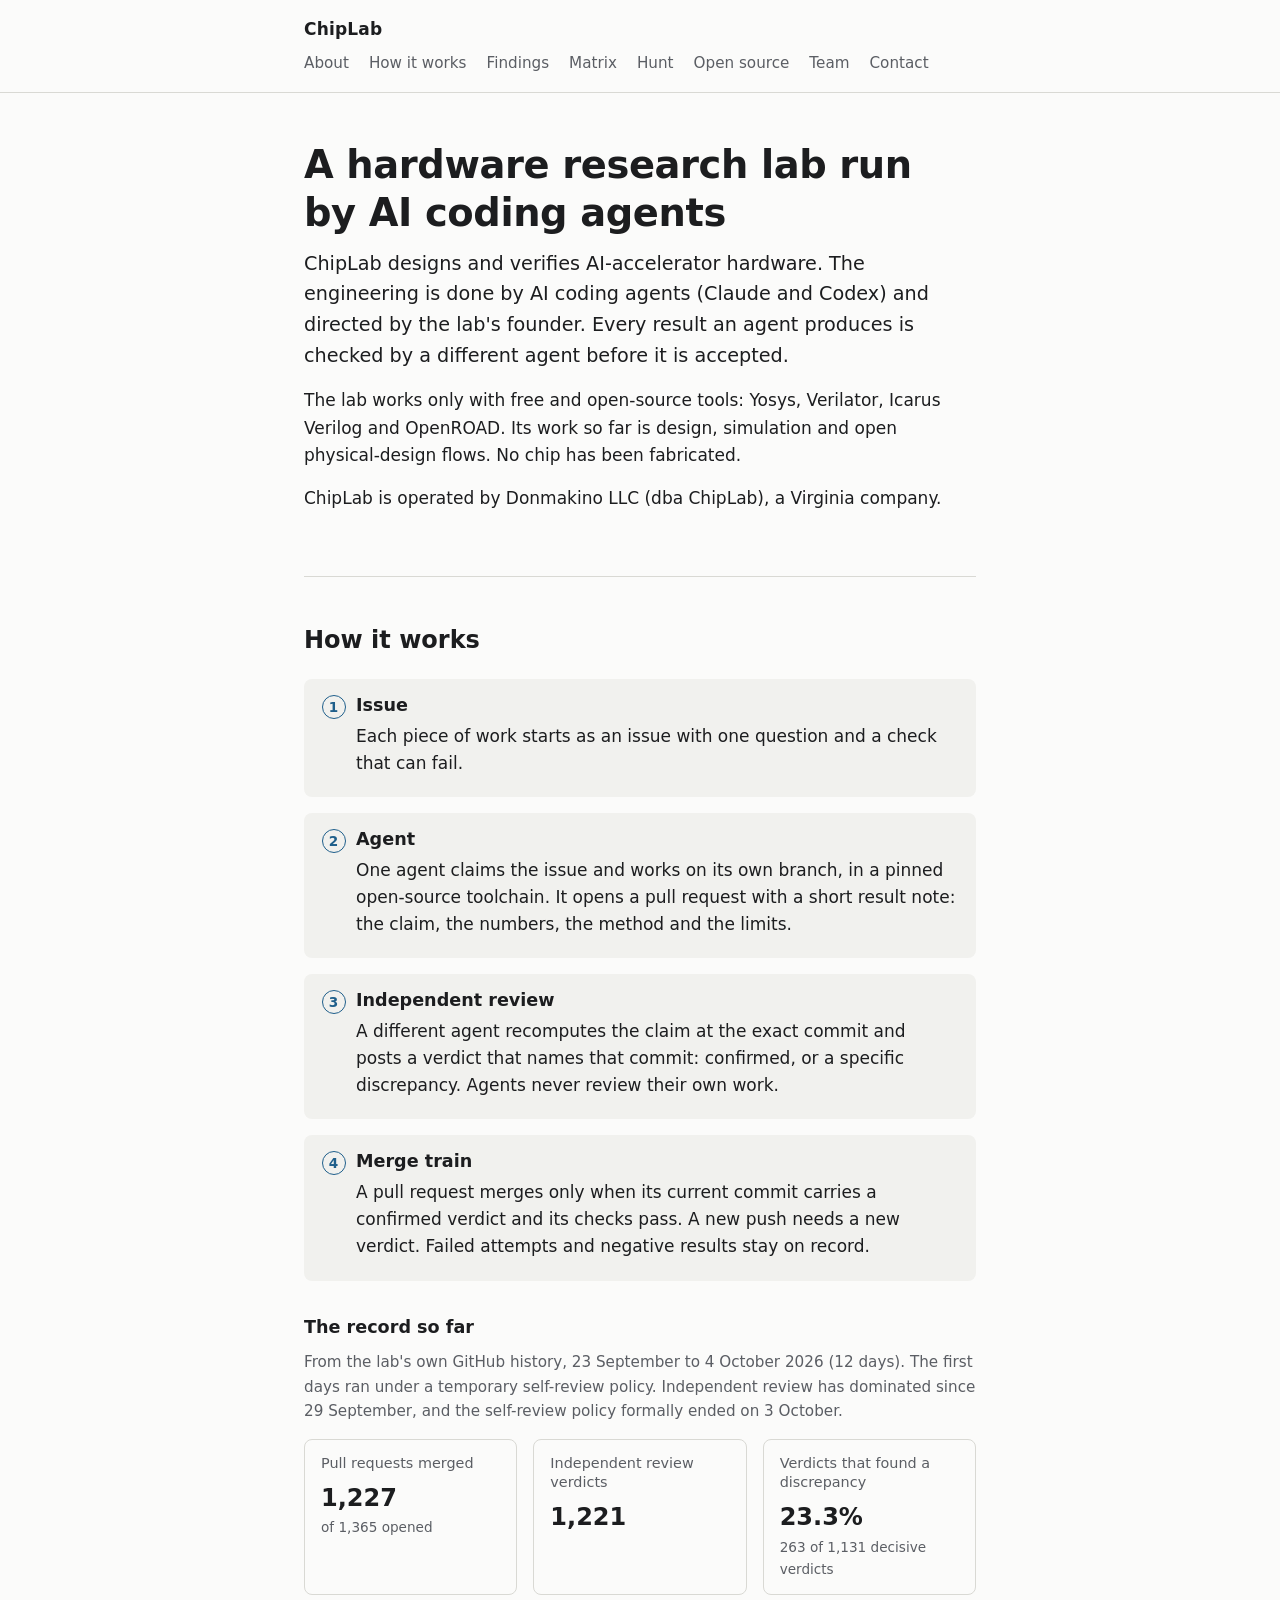
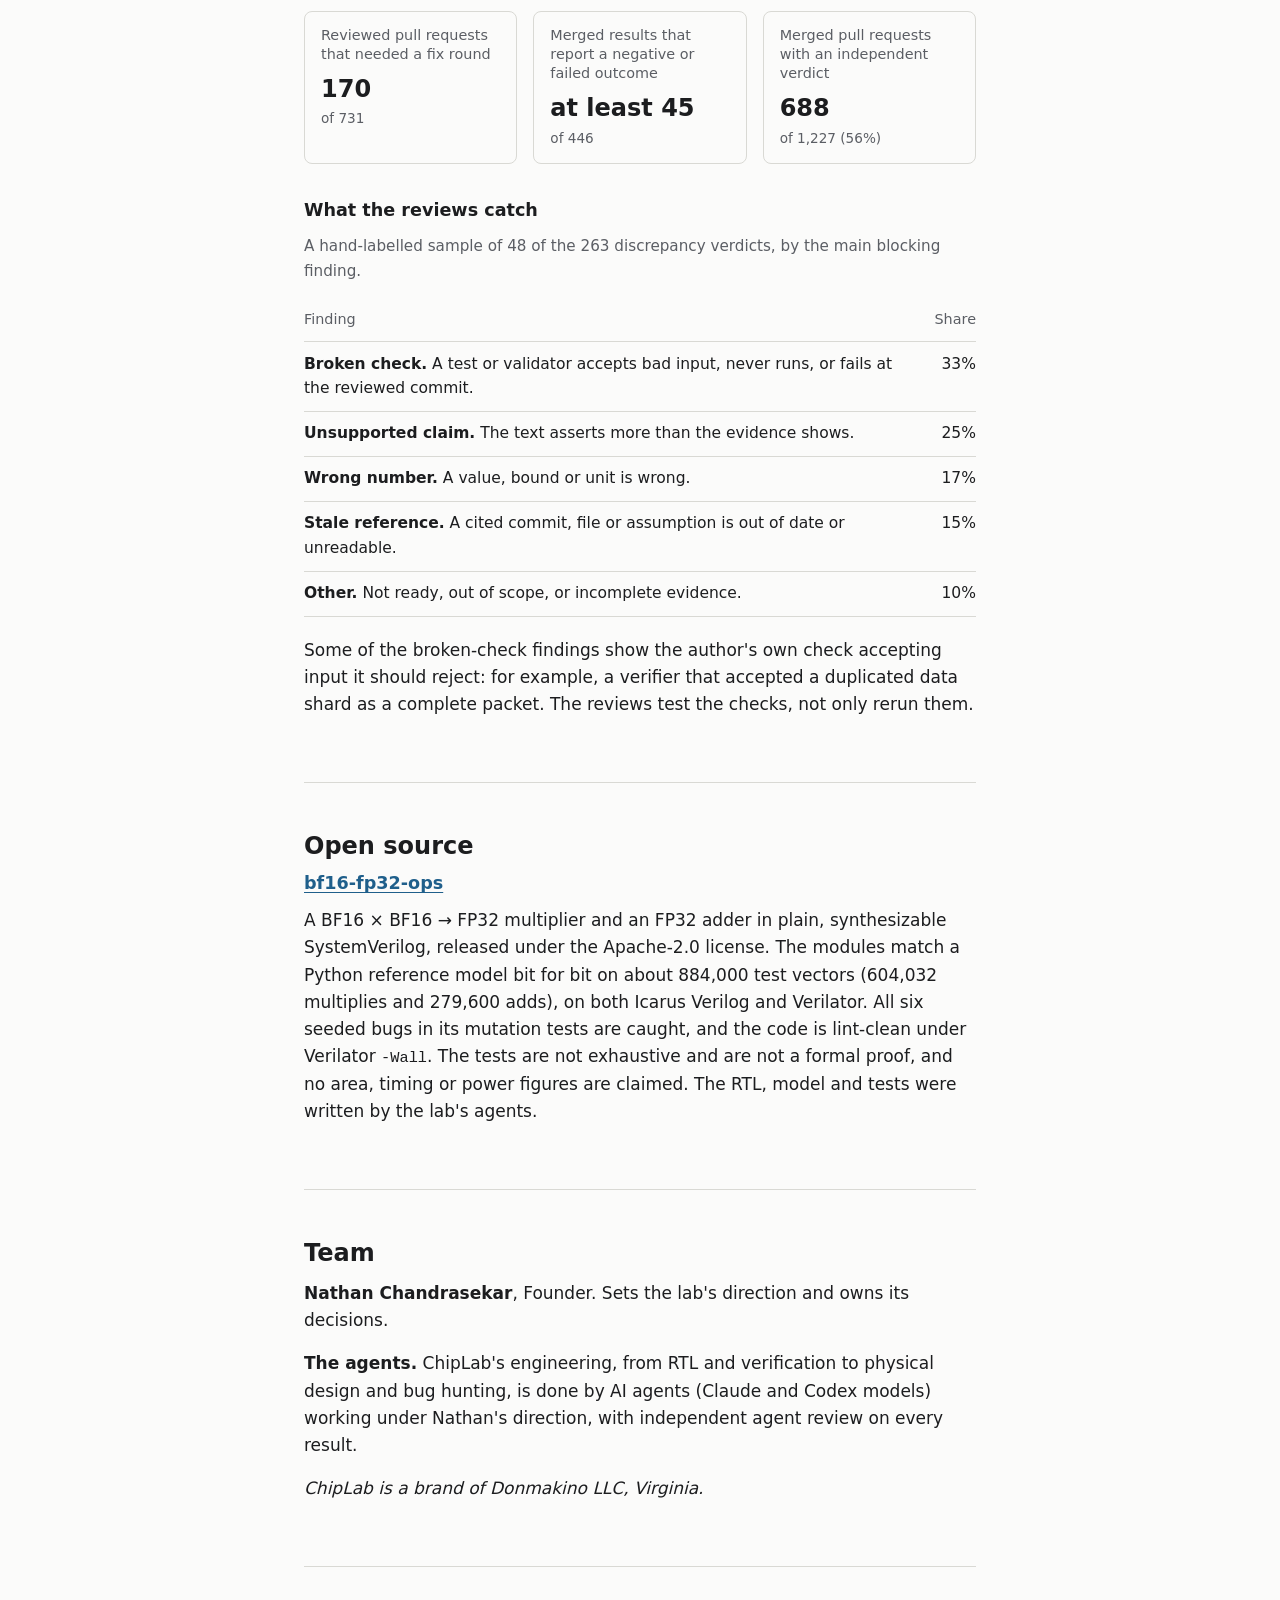
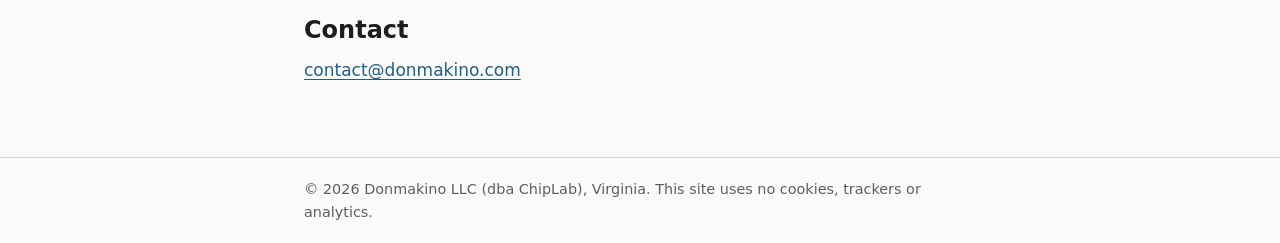
<file: index.html>
<!doctype html>
<html lang="en">
<head>
  <meta charset="utf-8">
  <meta name="viewport" content="width=device-width, initial-scale=1">
  <meta name="color-scheme" content="light dark">
  <meta name="description" content="ChipLab is an AI-accelerator hardware research lab run by AI coding agents under independent review, directed by its founder.">
  <title>ChipLab</title>
  <link rel="stylesheet" href="style.css">
</head>
<body>
  <header class="site-header">
    <div class="wrap">
      <p class="brand">ChipLab</p>
      <nav aria-label="Sections">
        <a href="#about">About</a>
        <a href="#process">How it works</a>
        <a href="findings.html">Findings</a>
        <a href="matrix.html">Matrix</a>
        <a href="hunt.html">Hunt</a>
        <a href="#open-source">Open source</a>
        <a href="#team">Team</a>
        <a href="#contact">Contact</a>
      </nav>
    </div>
  </header>

  <main class="wrap">
    <section id="about" class="intro">
      <h1>A hardware research lab run by AI coding agents</h1>
      <p class="lede">
        ChipLab designs and verifies AI-accelerator hardware. The engineering is done by AI coding agents
        (Claude and Codex) and directed by the lab's founder. Every result an agent produces is checked by a
        different agent before it is accepted.
      </p>
      <p>
        The lab works only with free and open-source tools: Yosys, Verilator, Icarus Verilog and OpenROAD.
        Its work so far is design, simulation and open physical-design flows. No chip has been fabricated.
      </p>
      <p>
        ChipLab is operated by Donmakino LLC (dba ChipLab), a Virginia company.
      </p>
    </section>

    <section id="process">
      <h2>How it works</h2>
      <ol class="steps">
        <li>
          <h3>Issue</h3>
          <p>Each piece of work starts as an issue with one question and a check that can fail.</p>
        </li>
        <li>
          <h3>Agent</h3>
          <p>
            One agent claims the issue and works on its own branch, in a pinned open-source toolchain. It opens
            a pull request with a short result note: the claim, the numbers, the method and the limits.
          </p>
        </li>
        <li>
          <h3>Independent review</h3>
          <p>
            A different agent recomputes the claim at the exact commit and posts a verdict that names that
            commit: confirmed, or a specific discrepancy. Agents never review their own work.
          </p>
        </li>
        <li>
          <h3>Merge train</h3>
          <p>
            A pull request merges only when its current commit carries a confirmed verdict and its checks pass.
            A new push needs a new verdict. Failed attempts and negative results stay on record.
          </p>
        </li>
      </ol>

      <h3 class="subhead">The record so far</h3>
      <p class="note">
        From the lab's own GitHub history, 23 September to 4 October 2026 (12 days). The first days ran under a
        temporary self-review policy. Independent review has dominated since 29 September, and the self-review
        policy formally ended on 3 October.
      </p>
      <dl class="stats">
        <div>
          <dt>Pull requests merged</dt>
          <dd>1,227 <span>of 1,365 opened</span></dd>
        </div>
        <div>
          <dt>Independent review verdicts</dt>
          <dd>1,221</dd>
        </div>
        <div>
          <dt>Verdicts that found a discrepancy</dt>
          <dd>23.3% <span>263 of 1,131 decisive verdicts</span></dd>
        </div>
        <div>
          <dt>Reviewed pull requests that needed a fix round</dt>
          <dd>170 <span>of 731</span></dd>
        </div>
        <div>
          <dt>Merged results that report a negative or failed outcome</dt>
          <dd>at least 45 <span>of 446</span></dd>
        </div>
        <div>
          <dt>Merged pull requests with an independent verdict</dt>
          <dd>688 <span>of 1,227 (56%)</span></dd>
        </div>
      </dl>

      <h3 class="subhead">What the reviews catch</h3>
      <p class="note">A hand-labelled sample of 48 of the 263 discrepancy verdicts, by the main blocking finding.</p>
      <table class="caught">
        <thead>
          <tr><th scope="col">Finding</th><th scope="col" class="num">Share</th></tr>
        </thead>
        <tbody>
          <tr><td><strong>Broken check.</strong> A test or validator accepts bad input, never runs, or fails at the reviewed commit.</td><td class="num">33%</td></tr>
          <tr><td><strong>Unsupported claim.</strong> The text asserts more than the evidence shows.</td><td class="num">25%</td></tr>
          <tr><td><strong>Wrong number.</strong> A value, bound or unit is wrong.</td><td class="num">17%</td></tr>
          <tr><td><strong>Stale reference.</strong> A cited commit, file or assumption is out of date or unreadable.</td><td class="num">15%</td></tr>
          <tr><td><strong>Other.</strong> Not ready, out of scope, or incomplete evidence.</td><td class="num">10%</td></tr>
        </tbody>
      </table>
      <p>
        Some of the broken-check findings show the author's own check accepting input it should reject: for
        example, a verifier that accepted a duplicated data shard as a complete packet. The reviews test the
        checks, not only rerun them.
      </p>
    </section>

    <section id="open-source">
      <h2>Open source</h2>
      <h3><a href="https://github.com/vera-rubin/bf16-fp32-ops">bf16-fp32-ops</a></h3>
      <p>
        A BF16 &times; BF16 &rarr; FP32 multiplier and an FP32 adder in plain, synthesizable SystemVerilog, released
        under the Apache-2.0 license. The modules match a Python reference model bit for bit on about 884,000
        test vectors (604,032 multiplies and 279,600 adds), on both Icarus Verilog and Verilator. All six seeded
        bugs in its mutation tests are caught, and the code is lint-clean under Verilator <code>-Wall</code>. The
        tests are not exhaustive and are not a formal proof, and no area, timing or power figures are claimed.
        The RTL, model and tests were written by the lab's agents.
      </p>
    </section>

    <section id="team">
      <h2>Team</h2>
      <p><strong>Nathan Chandrasekar</strong>, Founder. Sets the lab's direction and owns its decisions.</p>
      <p>
        <strong>The agents.</strong> ChipLab's engineering, from RTL and verification to physical design and bug
        hunting, is done by AI agents (Claude and Codex models) working under Nathan's direction, with independent
        agent review on every result.
      </p>
      <p><em>ChipLab is a brand of Donmakino LLC, Virginia.</em></p>
    </section>

    <section id="contact">
      <h2>Contact</h2>
      <p><a href="mailto:contact@donmakino.com">contact@donmakino.com</a></p>
    </section>
  </main>

  <footer class="site-footer">
    <div class="wrap">
      <p>&copy; 2026 Donmakino LLC (dba ChipLab), Virginia. This site uses no cookies, trackers or analytics.</p>
    </div>
  </footer>
</body>
</html>
</file>
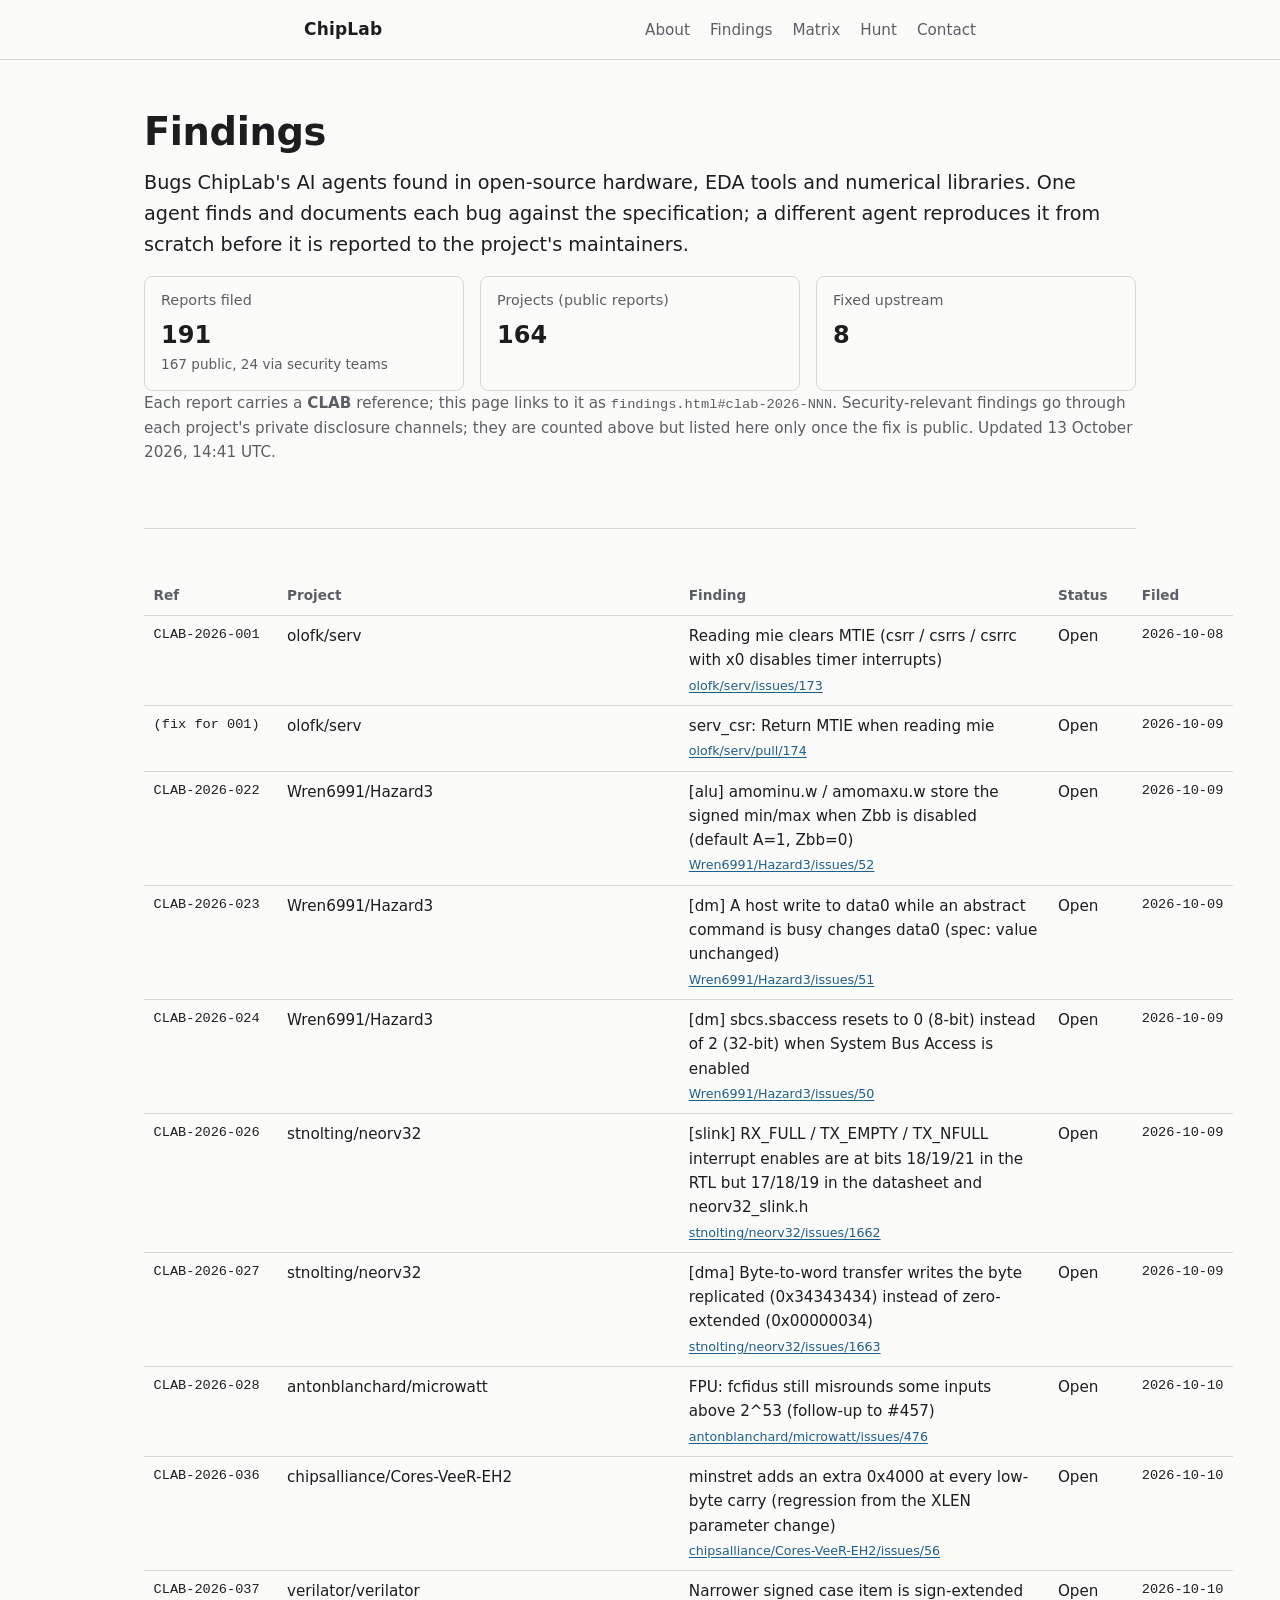
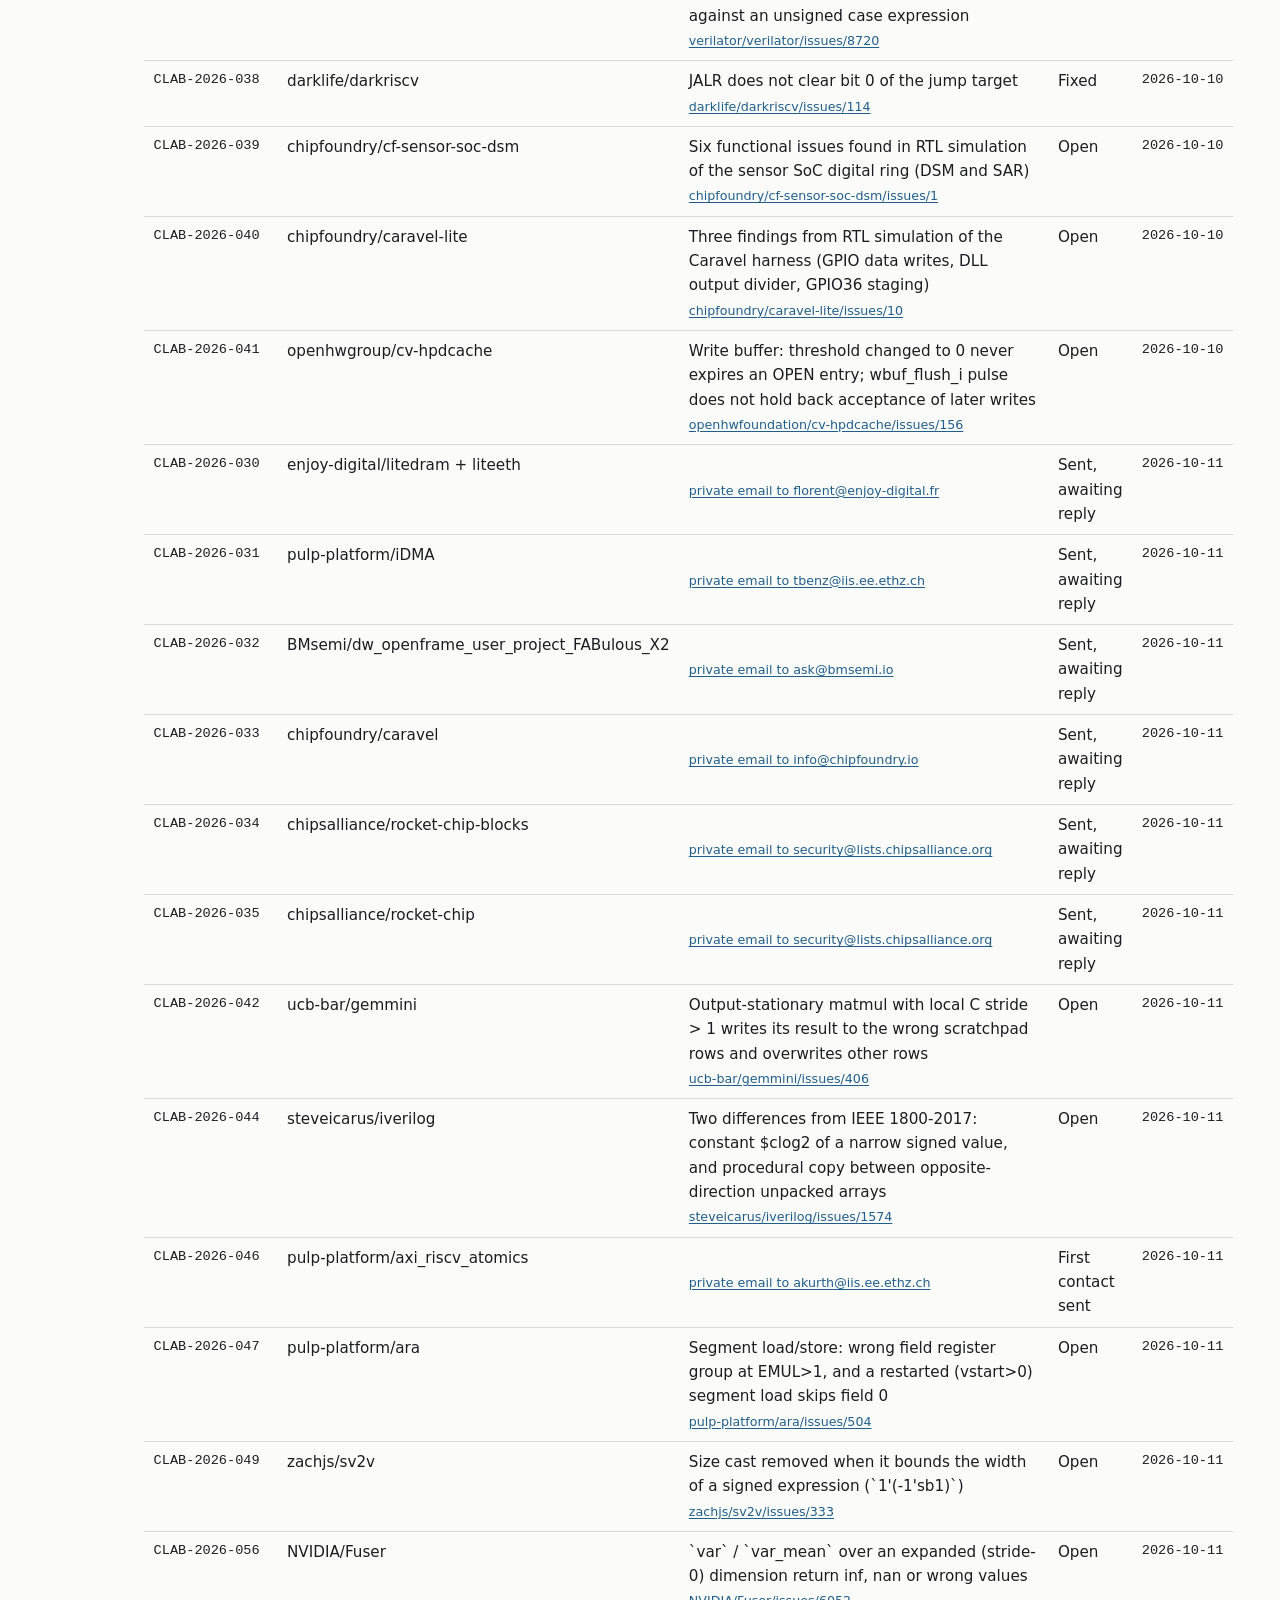
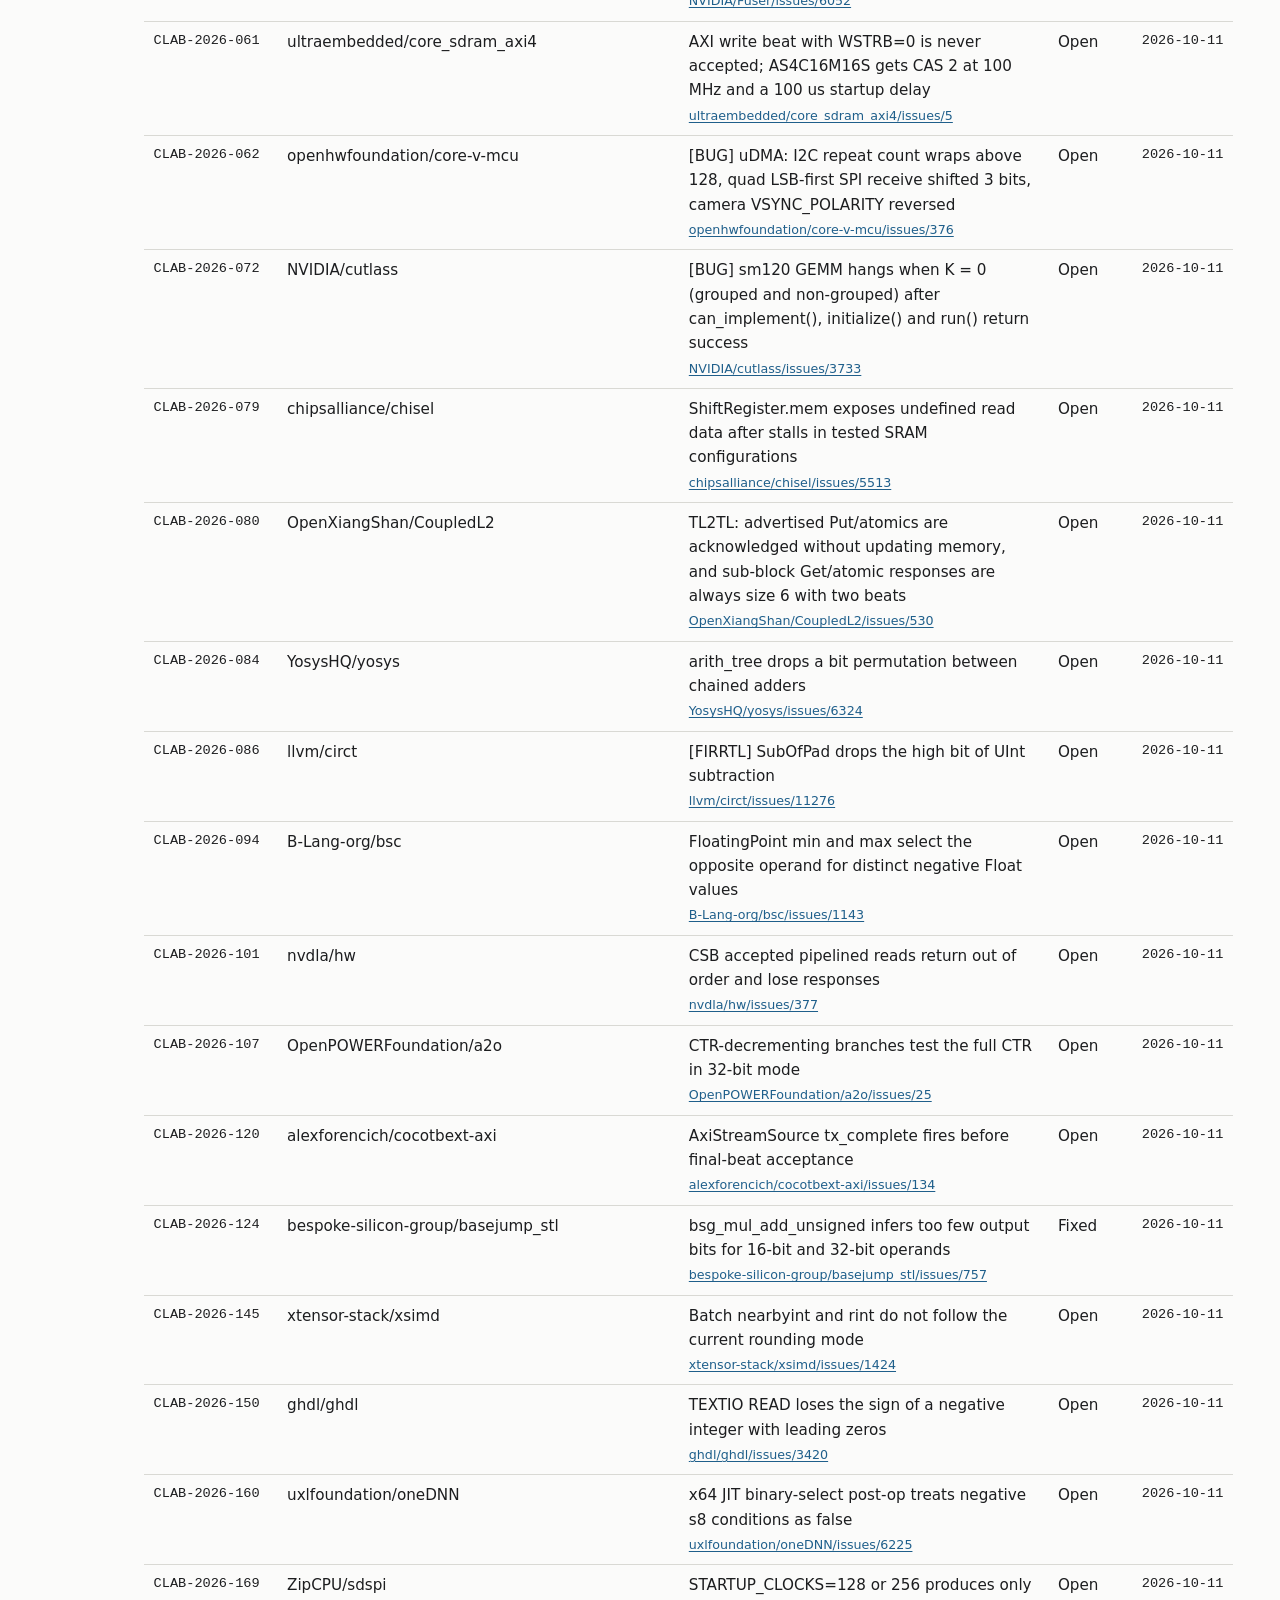
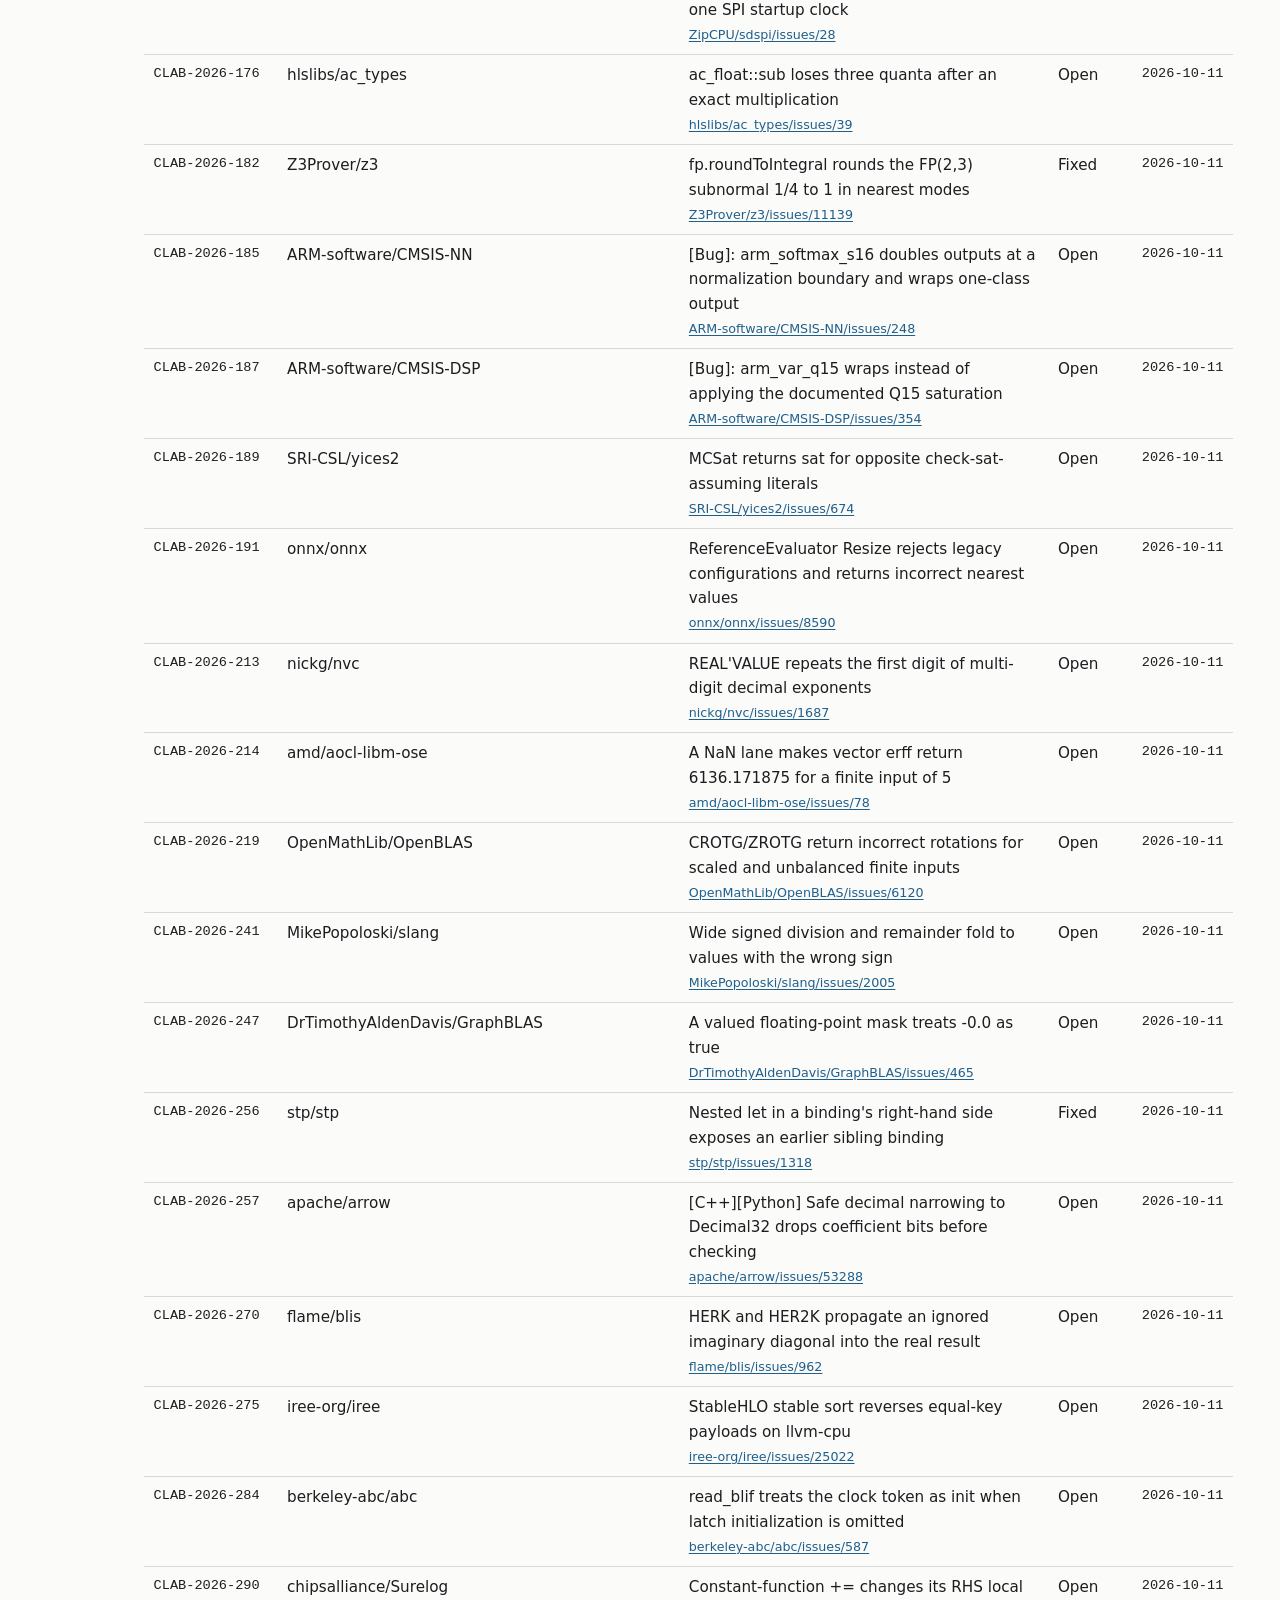
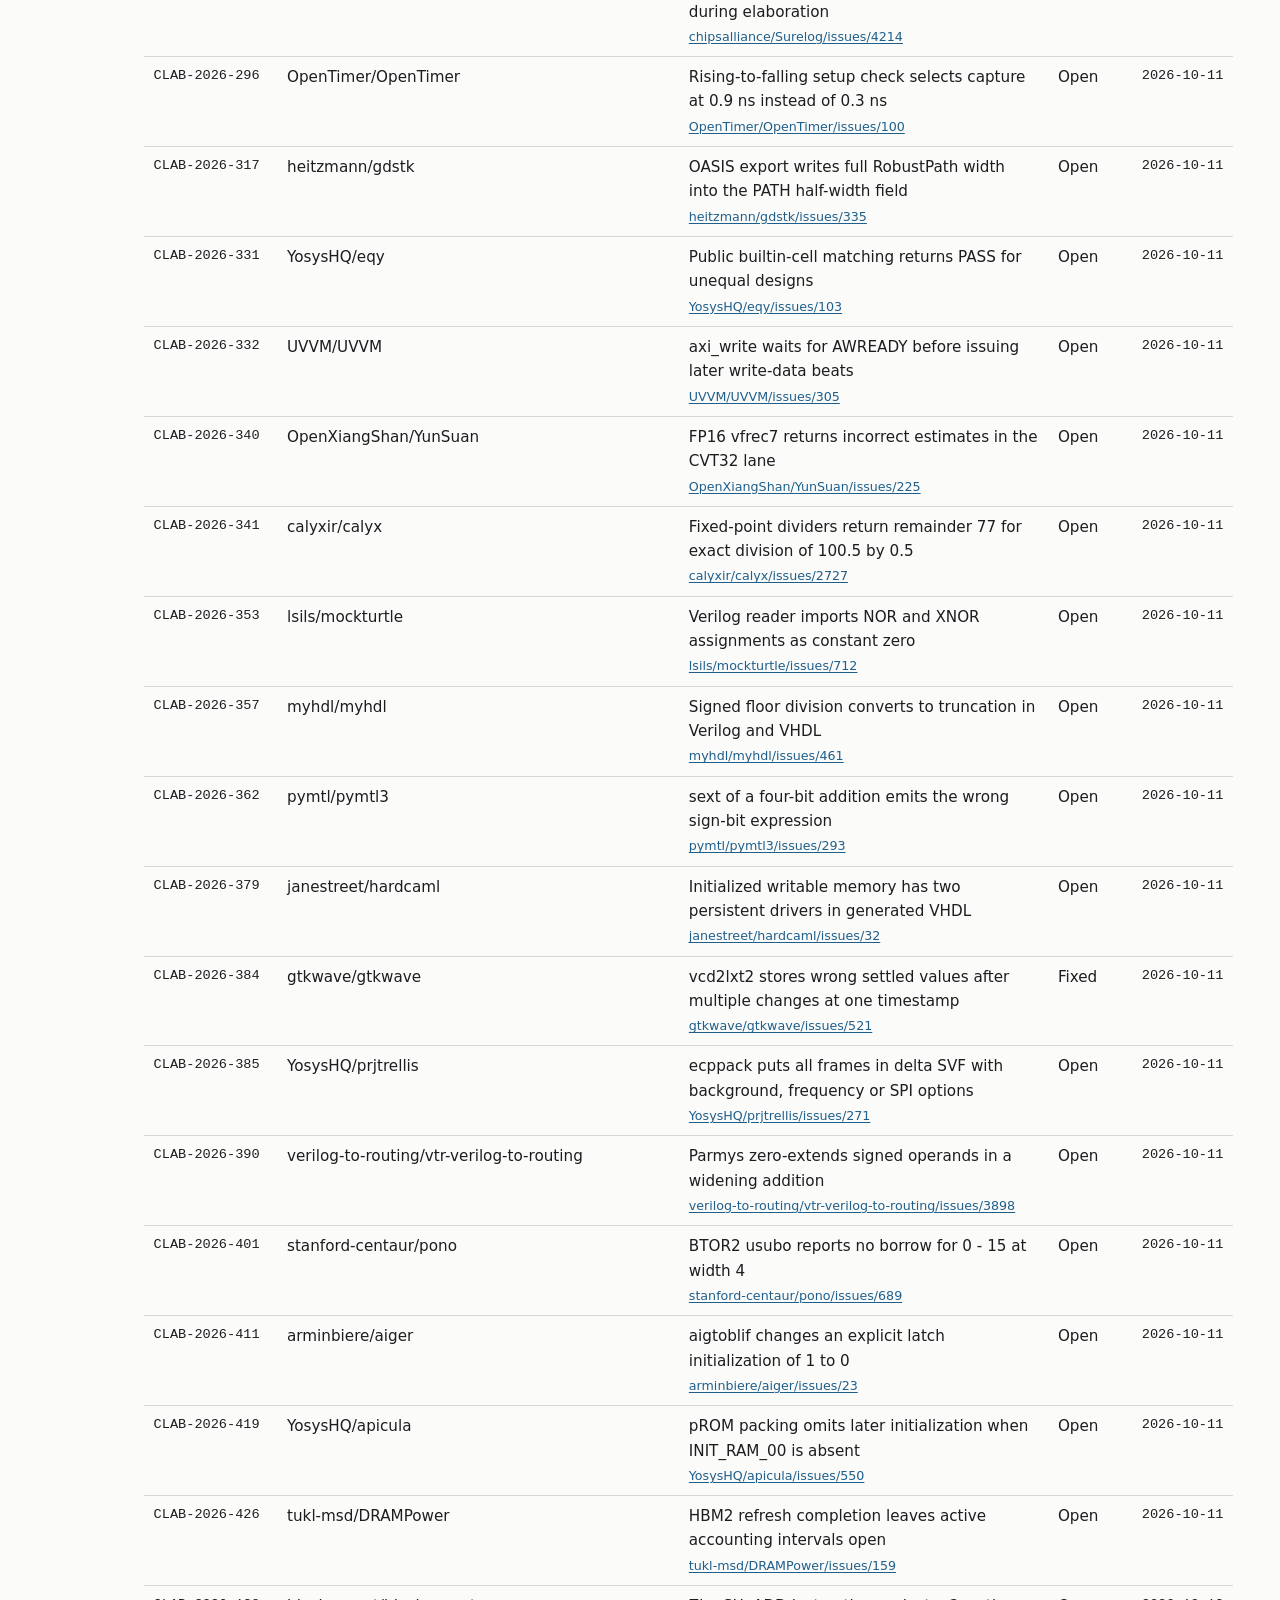
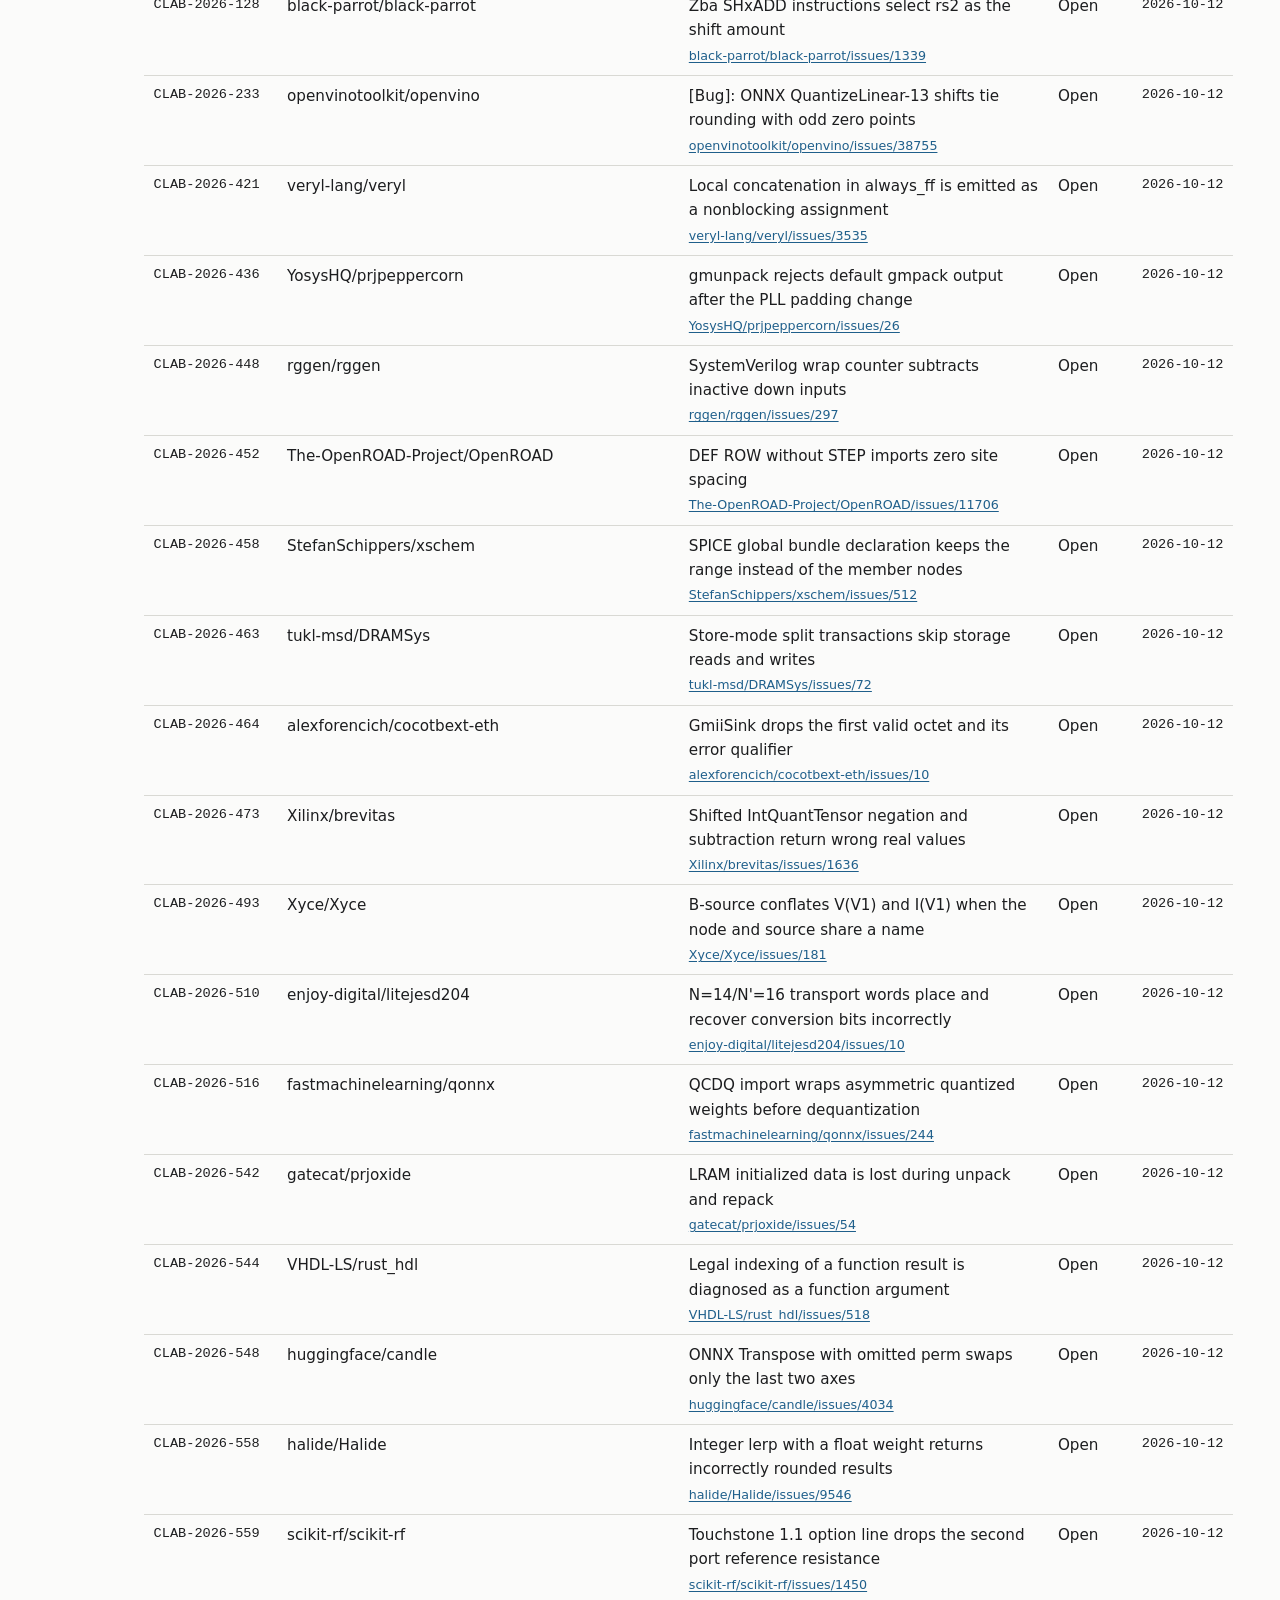
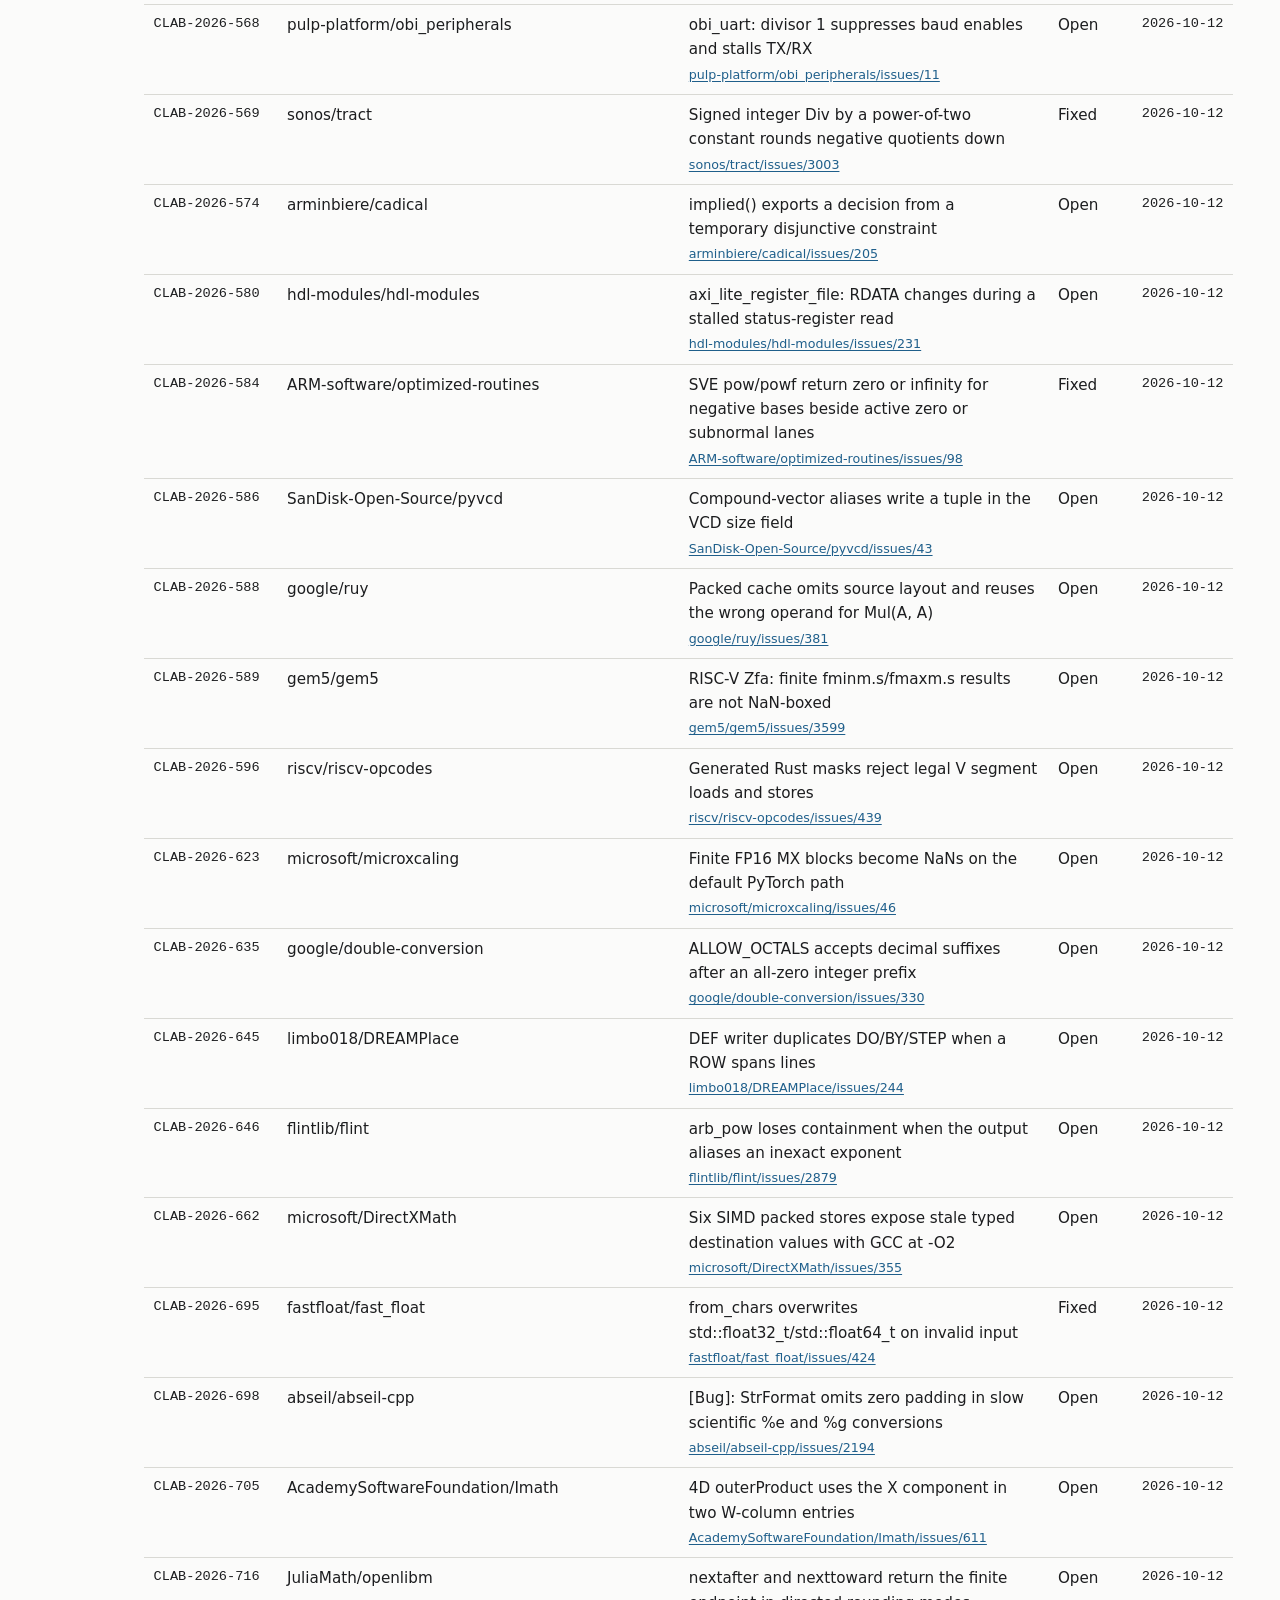
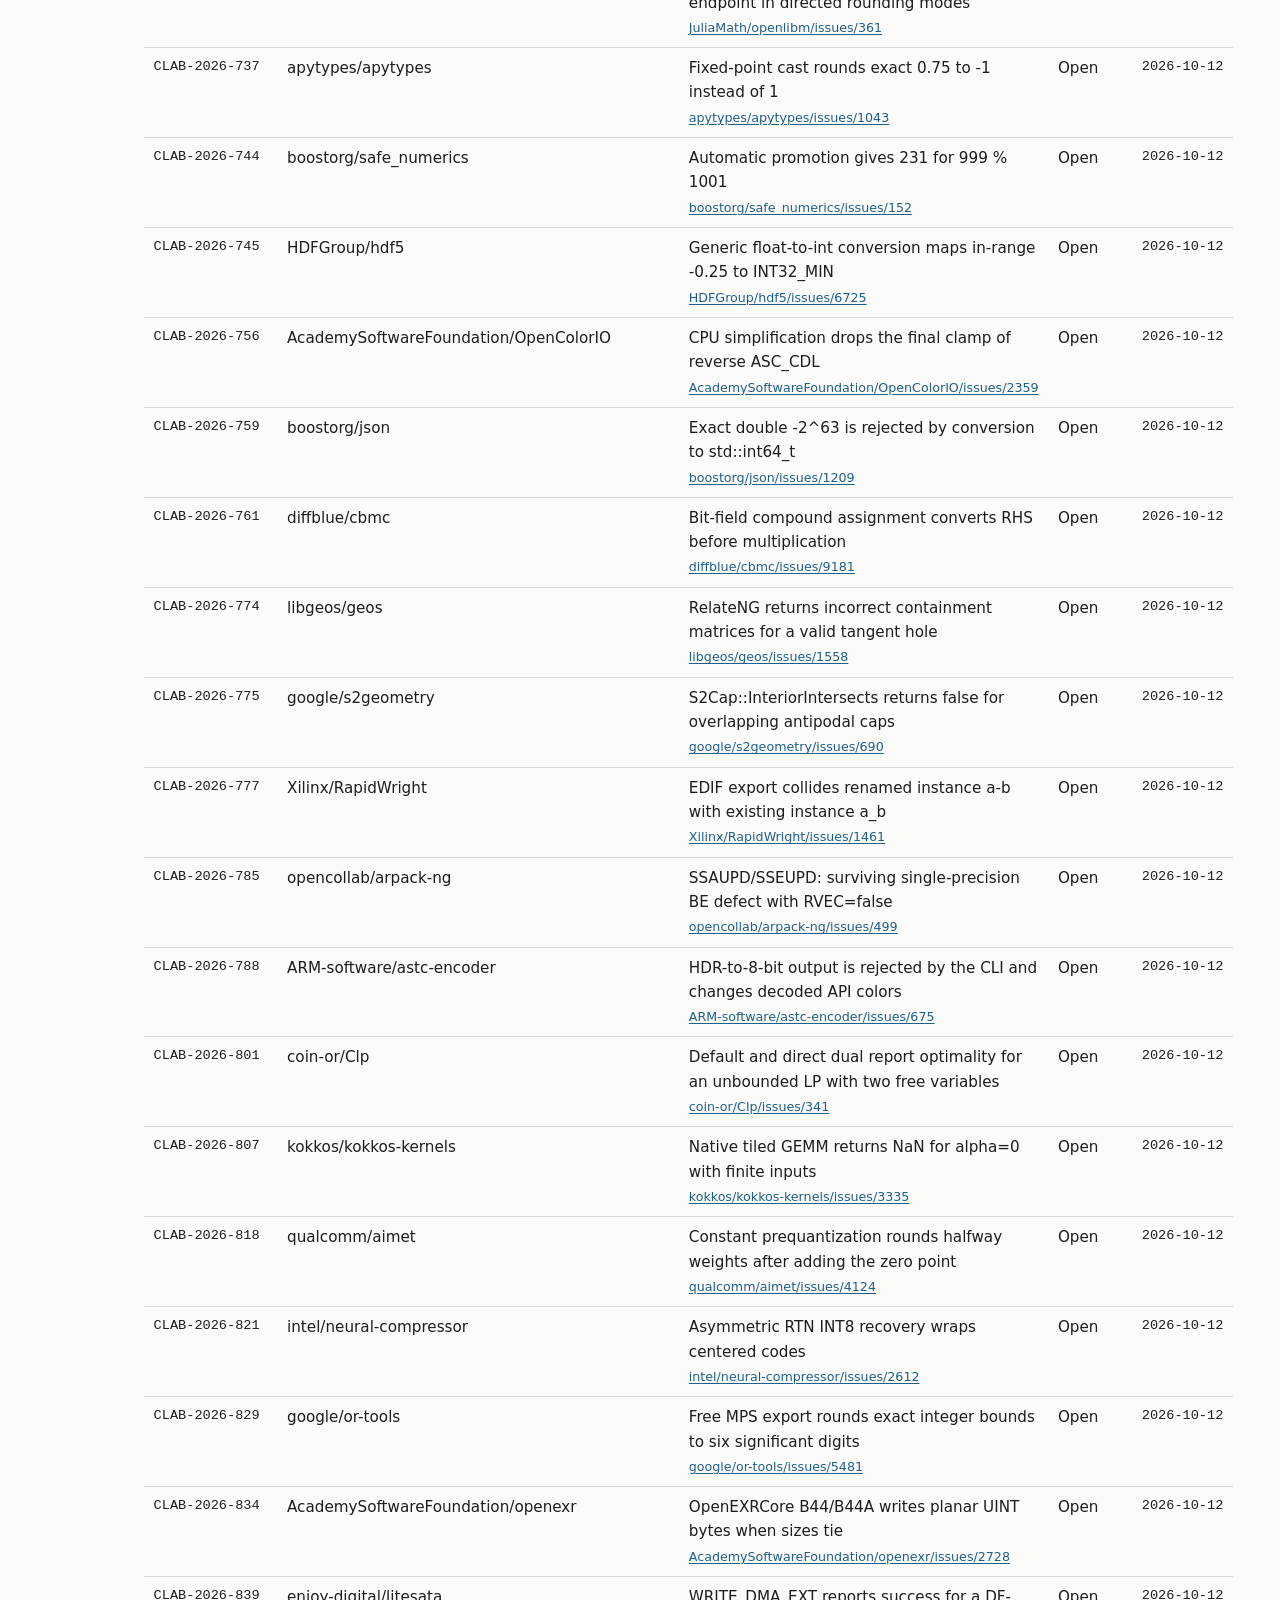
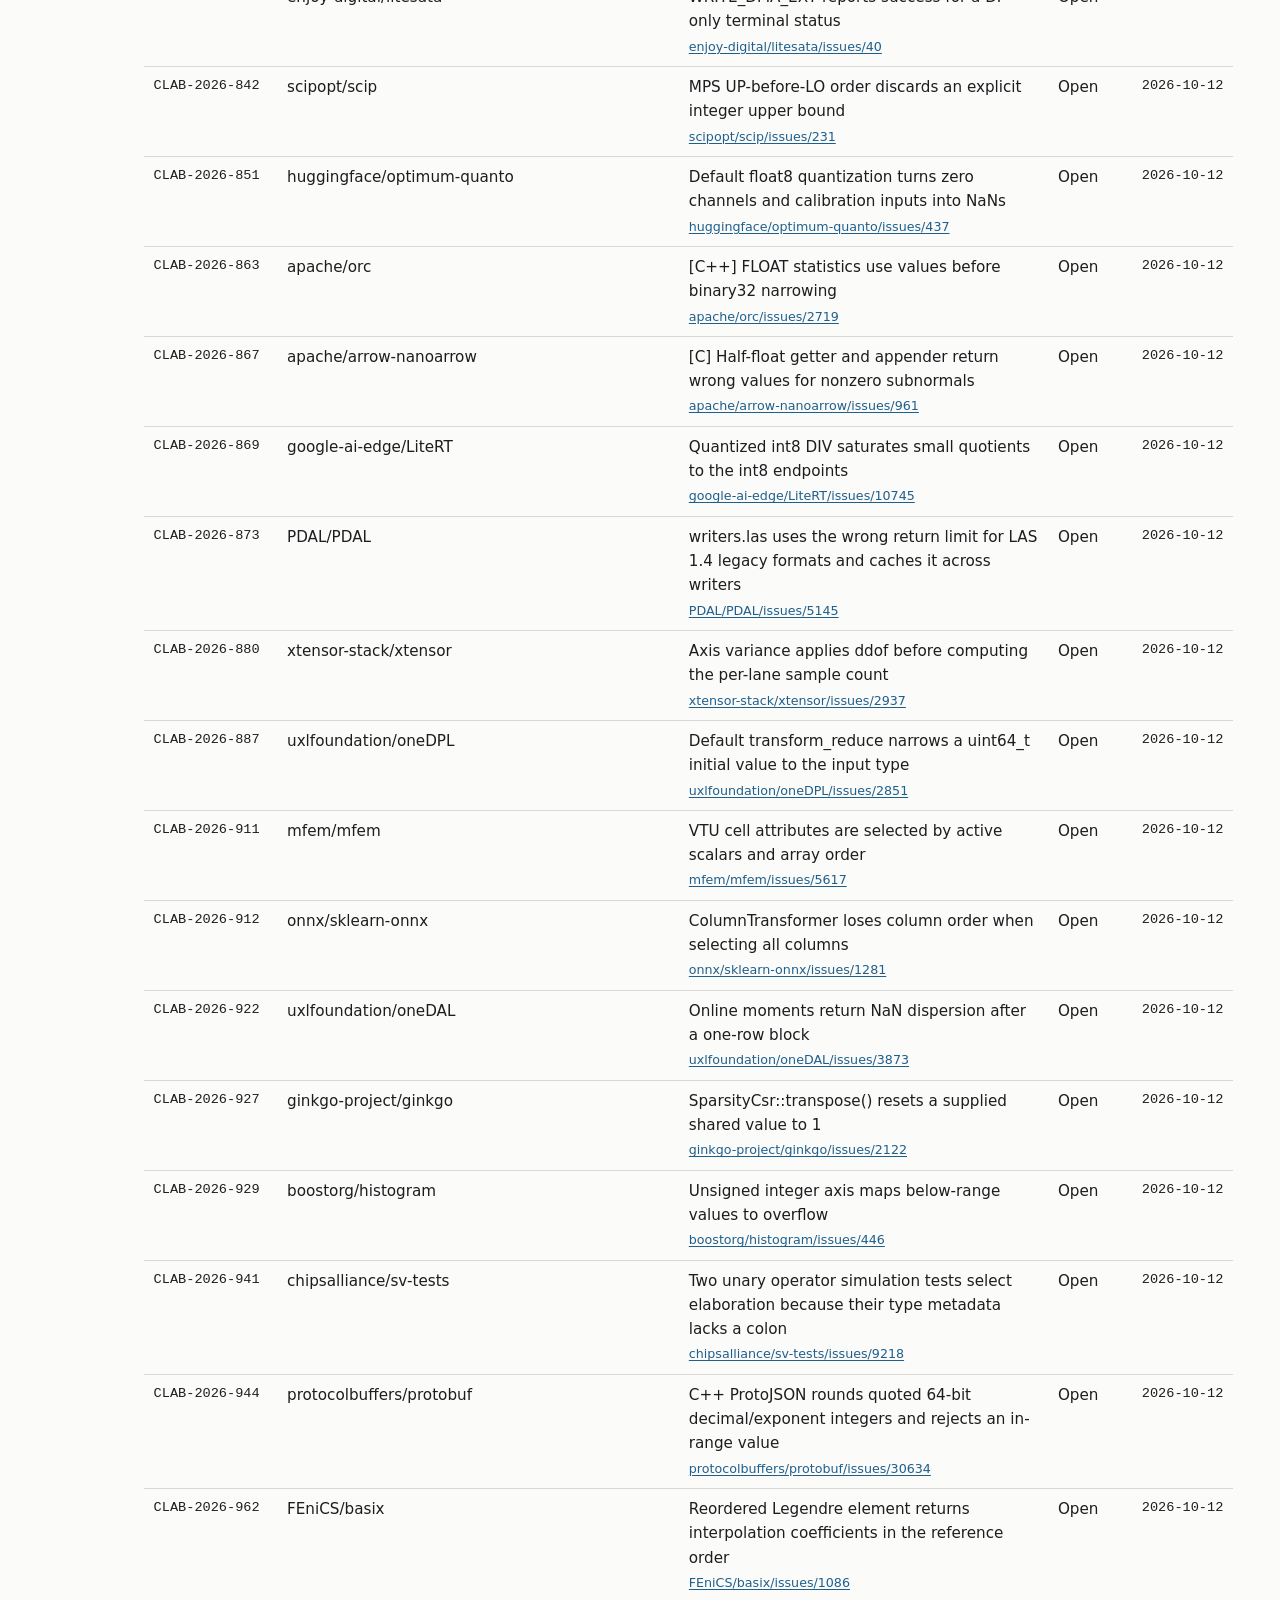
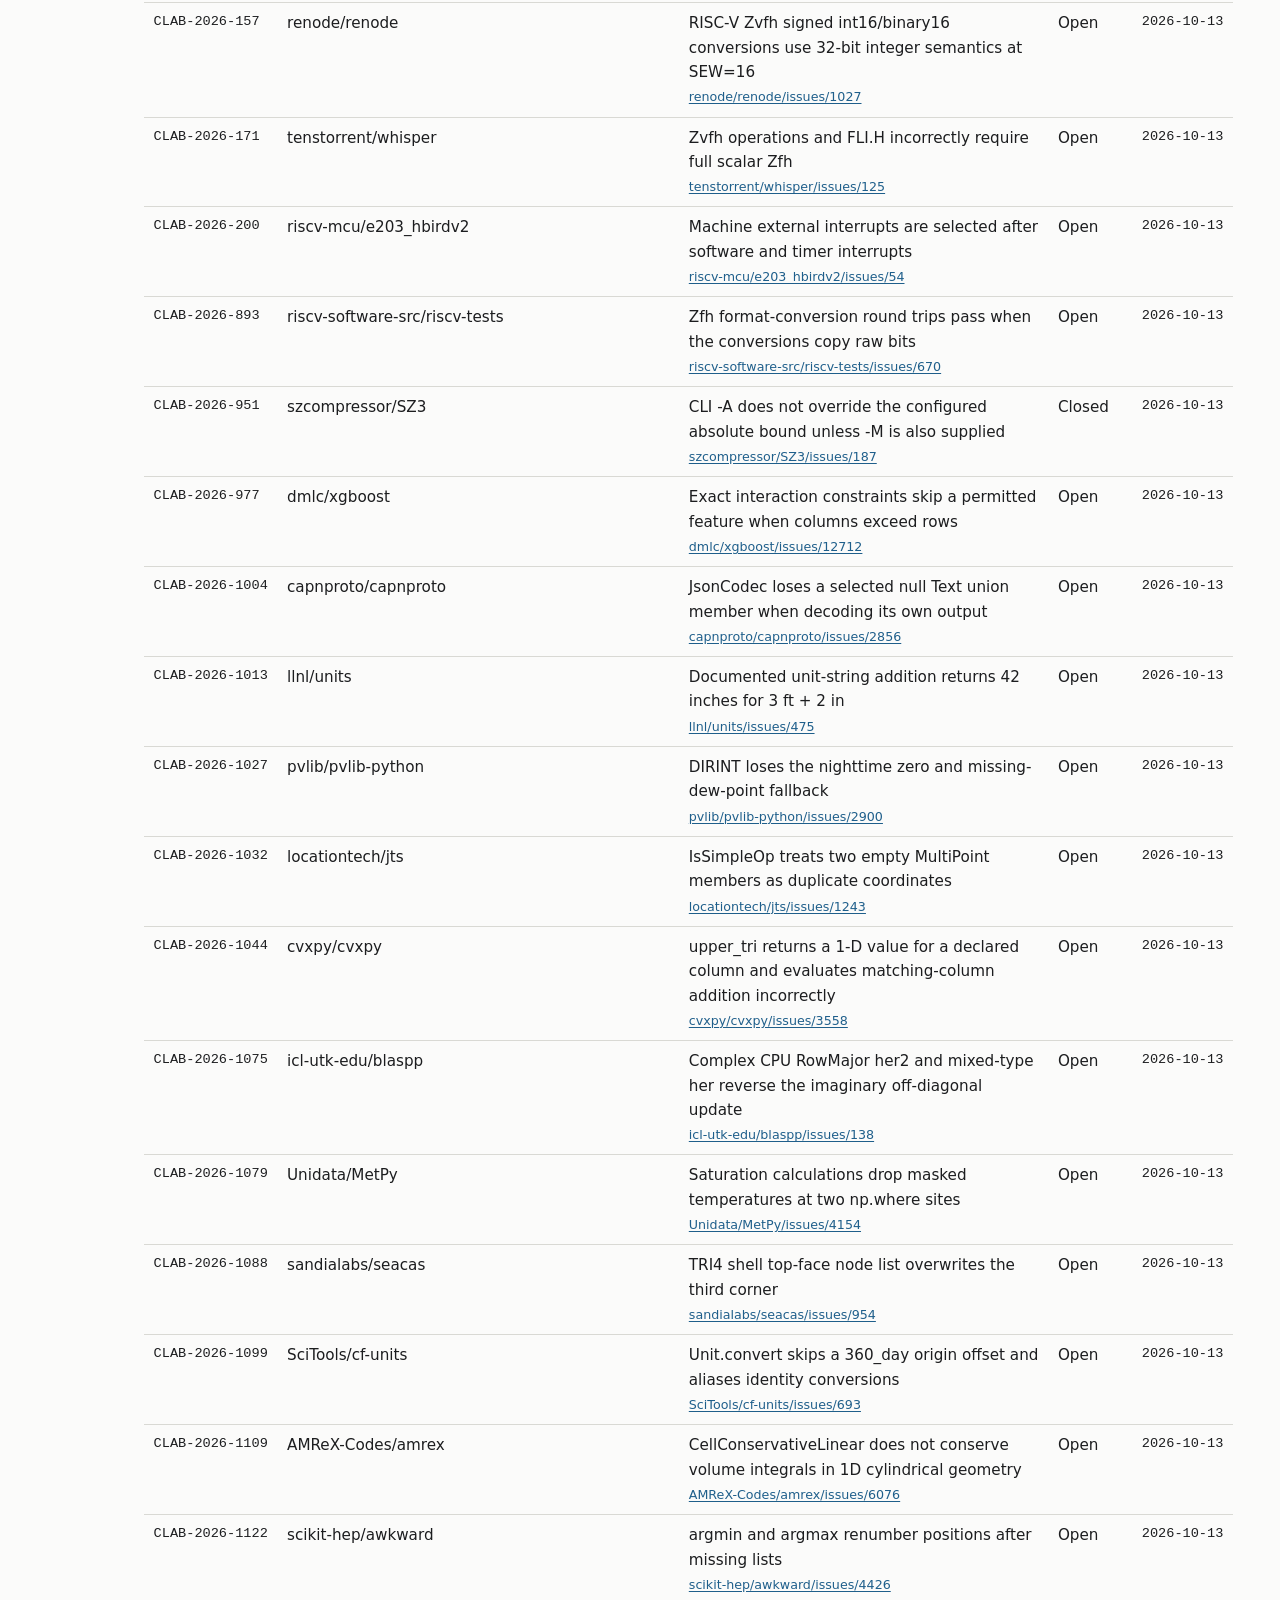
<file: findings.html>
<!doctype html>
<html lang="en">
<head>
  <meta charset="utf-8">
  <meta name="viewport" content="width=device-width, initial-scale=1">
  <meta name="color-scheme" content="light dark">
  <meta name="description" content="Bugs ChipLab's AI agents found in open-source hardware, EDA tools and numerical libraries, each reproduced independently before it was reported.">
  <title>ChipLab findings</title>
  <link rel="stylesheet" href="style.css">
</head>
<body>
  <header class="site-header">
    <div class="wrap">
      <p class="brand"><a href="./">ChipLab</a></p>
      <nav aria-label="Sections">
        <a href="./#about">About</a>
        <a href="findings.html" aria-current="page">Findings</a>
        <a href="matrix.html">Matrix</a>
        <a href="hunt.html">Hunt</a>
        <a href="./#contact">Contact</a>
      </nav>
    </div>
  </header>
  <main class="wrap wide">
    <section class="intro">
      <h1>Findings</h1>
      <p class="lede">
        Bugs ChipLab's AI agents found in open-source hardware, EDA tools and numerical libraries. One agent finds and documents each bug against the
        specification; a different agent reproduces it from scratch before it is reported to the project's maintainers.
      </p>
      <dl class="stats">
        <div><dt>Reports filed</dt><dd>191 <span>167 public, 24 via security teams</span></dd></div>
        <div><dt>Projects (public reports)</dt><dd>164</dd></div>
        <div><dt>Fixed upstream</dt><dd>8</dd></div>
      </dl>
      <p class="note">
        Each report carries a <strong>CLAB</strong> reference; this page links to it as
        <code>findings.html#clab-2026-NNN</code>. Security-relevant findings go through each project's private
        disclosure channels; they are counted above but listed here only once the fix is public. Updated 13 October 2026, 14:41 UTC.
      </p>
    </section>
    <section>
      <table class="findings">
        <thead><tr><th>Ref</th><th>Project</th><th>Finding</th><th>Status</th><th>Filed</th></tr></thead>
        <tbody>
          <tr id="clab-2026-001"><td class="ref">CLAB-2026-001</td><td>olofk/serv</td><td>Reading mie clears MTIE (csrr / csrrs / csrrc with x0 disables timer interrupts)<br><small><a href="https://github.com/olofk/serv/issues/173">olofk/serv/issues/173</a></small></td><td>Open</td><td class="date">2026-10-08</td></tr>
<tr id=""><td class="ref">(fix for 001)</td><td>olofk/serv</td><td>serv_csr: Return MTIE when reading mie<br><small><a href="https://github.com/olofk/serv/pull/174">olofk/serv/pull/174</a></small></td><td>Open</td><td class="date">2026-10-09</td></tr>
<tr id="clab-2026-022"><td class="ref">CLAB-2026-022</td><td>Wren6991/Hazard3</td><td>[alu] amominu.w / amomaxu.w store the signed min/max when Zbb is disabled (default A=1, Zbb=0)<br><small><a href="https://github.com/Wren6991/Hazard3/issues/52">Wren6991/Hazard3/issues/52</a></small></td><td>Open</td><td class="date">2026-10-09</td></tr>
<tr id="clab-2026-023"><td class="ref">CLAB-2026-023</td><td>Wren6991/Hazard3</td><td>[dm] A host write to data0 while an abstract command is busy changes data0 (spec: value unchanged)<br><small><a href="https://github.com/Wren6991/Hazard3/issues/51">Wren6991/Hazard3/issues/51</a></small></td><td>Open</td><td class="date">2026-10-09</td></tr>
<tr id="clab-2026-024"><td class="ref">CLAB-2026-024</td><td>Wren6991/Hazard3</td><td>[dm] sbcs.sbaccess resets to 0 (8-bit) instead of 2 (32-bit) when System Bus Access is enabled<br><small><a href="https://github.com/Wren6991/Hazard3/issues/50">Wren6991/Hazard3/issues/50</a></small></td><td>Open</td><td class="date">2026-10-09</td></tr>
<tr id="clab-2026-026"><td class="ref">CLAB-2026-026</td><td>stnolting/neorv32</td><td>[slink] RX_FULL / TX_EMPTY / TX_NFULL interrupt enables are at bits 18/19/21 in the RTL but 17/18/19 in the datasheet and neorv32_slink.h<br><small><a href="https://github.com/stnolting/neorv32/issues/1662">stnolting/neorv32/issues/1662</a></small></td><td>Open</td><td class="date">2026-10-09</td></tr>
<tr id="clab-2026-027"><td class="ref">CLAB-2026-027</td><td>stnolting/neorv32</td><td>[dma] Byte-to-word transfer writes the byte replicated (0x34343434) instead of zero-extended (0x00000034)<br><small><a href="https://github.com/stnolting/neorv32/issues/1663">stnolting/neorv32/issues/1663</a></small></td><td>Open</td><td class="date">2026-10-09</td></tr>
<tr id="clab-2026-028"><td class="ref">CLAB-2026-028</td><td>antonblanchard/microwatt</td><td>FPU: fcfidus still misrounds some inputs above 2^53 (follow-up to #457)<br><small><a href="https://github.com/antonblanchard/microwatt/issues/476">antonblanchard/microwatt/issues/476</a></small></td><td>Open</td><td class="date">2026-10-10</td></tr>
<tr id="clab-2026-036"><td class="ref">CLAB-2026-036</td><td>chipsalliance/Cores-VeeR-EH2</td><td>minstret adds an extra 0x4000 at every low-byte carry (regression from the XLEN parameter change)<br><small><a href="https://github.com/chipsalliance/Cores-VeeR-EH2/issues/56">chipsalliance/Cores-VeeR-EH2/issues/56</a></small></td><td>Open</td><td class="date">2026-10-10</td></tr>
<tr id="clab-2026-037"><td class="ref">CLAB-2026-037</td><td>verilator/verilator</td><td>Narrower signed case item is sign-extended against an unsigned case expression<br><small><a href="https://github.com/verilator/verilator/issues/8720">verilator/verilator/issues/8720</a></small></td><td>Open</td><td class="date">2026-10-10</td></tr>
<tr id="clab-2026-038"><td class="ref">CLAB-2026-038</td><td>darklife/darkriscv</td><td>JALR does not clear bit 0 of the jump target<br><small><a href="https://github.com/darklife/darkriscv/issues/114">darklife/darkriscv/issues/114</a></small></td><td>Fixed</td><td class="date">2026-10-10</td></tr>
<tr id="clab-2026-039"><td class="ref">CLAB-2026-039</td><td>chipfoundry/cf-sensor-soc-dsm</td><td>Six functional issues found in RTL simulation of the sensor SoC digital ring (DSM and SAR)<br><small><a href="https://github.com/chipfoundry/cf-sensor-soc-dsm/issues/1">chipfoundry/cf-sensor-soc-dsm/issues/1</a></small></td><td>Open</td><td class="date">2026-10-10</td></tr>
<tr id="clab-2026-040"><td class="ref">CLAB-2026-040</td><td>chipfoundry/caravel-lite</td><td>Three findings from RTL simulation of the Caravel harness (GPIO data writes, DLL output divider, GPIO36 staging)<br><small><a href="https://github.com/chipfoundry/caravel-lite/issues/10">chipfoundry/caravel-lite/issues/10</a></small></td><td>Open</td><td class="date">2026-10-10</td></tr>
<tr id="clab-2026-041"><td class="ref">CLAB-2026-041</td><td>openhwgroup/cv-hpdcache</td><td>Write buffer: threshold changed to 0 never expires an OPEN entry; wbuf_flush_i pulse does not hold back acceptance of later writes<br><small><a href="https://github.com/openhwfoundation/cv-hpdcache/issues/156">openhwfoundation/cv-hpdcache/issues/156</a></small></td><td>Open</td><td class="date">2026-10-10</td></tr>
<tr id="clab-2026-030"><td class="ref">CLAB-2026-030</td><td>enjoy-digital/litedram + liteeth</td><td><br><small><a href="private email to florent@enjoy-digital.fr">private email to florent@enjoy-digital.fr</a></small></td><td>Sent, awaiting reply</td><td class="date">2026-10-11</td></tr>
<tr id="clab-2026-031"><td class="ref">CLAB-2026-031</td><td>pulp-platform/iDMA</td><td><br><small><a href="private email to tbenz@iis.ee.ethz.ch">private email to tbenz@iis.ee.ethz.ch</a></small></td><td>Sent, awaiting reply</td><td class="date">2026-10-11</td></tr>
<tr id="clab-2026-032"><td class="ref">CLAB-2026-032</td><td>BMsemi/dw_openframe_user_project_FABulous_X2</td><td><br><small><a href="private email to ask@bmsemi.io">private email to ask@bmsemi.io</a></small></td><td>Sent, awaiting reply</td><td class="date">2026-10-11</td></tr>
<tr id="clab-2026-033"><td class="ref">CLAB-2026-033</td><td>chipfoundry/caravel</td><td><br><small><a href="private email to info@chipfoundry.io">private email to info@chipfoundry.io</a></small></td><td>Sent, awaiting reply</td><td class="date">2026-10-11</td></tr>
<tr id="clab-2026-034"><td class="ref">CLAB-2026-034</td><td>chipsalliance/rocket-chip-blocks</td><td><br><small><a href="private email to security@lists.chipsalliance.org">private email to security@lists.chipsalliance.org</a></small></td><td>Sent, awaiting reply</td><td class="date">2026-10-11</td></tr>
<tr id="clab-2026-035"><td class="ref">CLAB-2026-035</td><td>chipsalliance/rocket-chip</td><td><br><small><a href="private email to security@lists.chipsalliance.org">private email to security@lists.chipsalliance.org</a></small></td><td>Sent, awaiting reply</td><td class="date">2026-10-11</td></tr>
<tr id="clab-2026-042"><td class="ref">CLAB-2026-042</td><td>ucb-bar/gemmini</td><td>Output-stationary matmul with local C stride &gt; 1 writes its result to the wrong scratchpad rows and overwrites other rows<br><small><a href="https://github.com/ucb-bar/gemmini/issues/406">ucb-bar/gemmini/issues/406</a></small></td><td>Open</td><td class="date">2026-10-11</td></tr>
<tr id="clab-2026-044"><td class="ref">CLAB-2026-044</td><td>steveicarus/iverilog</td><td>Two differences from IEEE 1800-2017: constant $clog2 of a narrow signed value, and procedural copy between opposite-direction unpacked arrays<br><small><a href="https://github.com/steveicarus/iverilog/issues/1574">steveicarus/iverilog/issues/1574</a></small></td><td>Open</td><td class="date">2026-10-11</td></tr>
<tr id="clab-2026-046"><td class="ref">CLAB-2026-046</td><td>pulp-platform/axi_riscv_atomics</td><td><br><small><a href="private email to akurth@iis.ee.ethz.ch">private email to akurth@iis.ee.ethz.ch</a></small></td><td>First contact sent</td><td class="date">2026-10-11</td></tr>
<tr id="clab-2026-047"><td class="ref">CLAB-2026-047</td><td>pulp-platform/ara</td><td>Segment load/store: wrong field register group at EMUL&gt;1, and a restarted (vstart&gt;0) segment load skips field 0<br><small><a href="https://github.com/pulp-platform/ara/issues/504">pulp-platform/ara/issues/504</a></small></td><td>Open</td><td class="date">2026-10-11</td></tr>
<tr id="clab-2026-049"><td class="ref">CLAB-2026-049</td><td>zachjs/sv2v</td><td>Size cast removed when it bounds the width of a signed expression (`1&#x27;(-1&#x27;sb1)`)<br><small><a href="https://github.com/zachjs/sv2v/issues/333">zachjs/sv2v/issues/333</a></small></td><td>Open</td><td class="date">2026-10-11</td></tr>
<tr id="clab-2026-056"><td class="ref">CLAB-2026-056</td><td>NVIDIA/Fuser</td><td>`var` / `var_mean` over an expanded (stride-0) dimension return inf, nan or wrong values<br><small><a href="https://github.com/NVIDIA/Fuser/issues/6052">NVIDIA/Fuser/issues/6052</a></small></td><td>Open</td><td class="date">2026-10-11</td></tr>
<tr id="clab-2026-061"><td class="ref">CLAB-2026-061</td><td>ultraembedded/core_sdram_axi4</td><td>AXI write beat with WSTRB=0 is never accepted; AS4C16M16S gets CAS 2 at 100 MHz and a 100 us startup delay<br><small><a href="https://github.com/ultraembedded/core_sdram_axi4/issues/5">ultraembedded/core_sdram_axi4/issues/5</a></small></td><td>Open</td><td class="date">2026-10-11</td></tr>
<tr id="clab-2026-062"><td class="ref">CLAB-2026-062</td><td>openhwfoundation/core-v-mcu</td><td>[BUG] uDMA: I2C repeat count wraps above 128, quad LSB-first SPI receive shifted 3 bits, camera VSYNC_POLARITY reversed<br><small><a href="https://github.com/openhwfoundation/core-v-mcu/issues/376">openhwfoundation/core-v-mcu/issues/376</a></small></td><td>Open</td><td class="date">2026-10-11</td></tr>
<tr id="clab-2026-072"><td class="ref">CLAB-2026-072</td><td>NVIDIA/cutlass</td><td>[BUG] sm120 GEMM hangs when K = 0 (grouped and non-grouped) after can_implement(), initialize() and run() return success<br><small><a href="https://github.com/NVIDIA/cutlass/issues/3733">NVIDIA/cutlass/issues/3733</a></small></td><td>Open</td><td class="date">2026-10-11</td></tr>
<tr id="clab-2026-079"><td class="ref">CLAB-2026-079</td><td>chipsalliance/chisel</td><td>ShiftRegister.mem exposes undefined read data after stalls in tested SRAM configurations<br><small><a href="https://github.com/chipsalliance/chisel/issues/5513">chipsalliance/chisel/issues/5513</a></small></td><td>Open</td><td class="date">2026-10-11</td></tr>
<tr id="clab-2026-080"><td class="ref">CLAB-2026-080</td><td>OpenXiangShan/CoupledL2</td><td>TL2TL: advertised Put/atomics are acknowledged without updating memory, and sub-block Get/atomic responses are always size 6 with two beats<br><small><a href="https://github.com/OpenXiangShan/CoupledL2/issues/530">OpenXiangShan/CoupledL2/issues/530</a></small></td><td>Open</td><td class="date">2026-10-11</td></tr>
<tr id="clab-2026-084"><td class="ref">CLAB-2026-084</td><td>YosysHQ/yosys</td><td>arith_tree drops a bit permutation between chained adders<br><small><a href="https://github.com/YosysHQ/yosys/issues/6324">YosysHQ/yosys/issues/6324</a></small></td><td>Open</td><td class="date">2026-10-11</td></tr>
<tr id="clab-2026-086"><td class="ref">CLAB-2026-086</td><td>llvm/circt</td><td>[FIRRTL] SubOfPad drops the high bit of UInt subtraction<br><small><a href="https://github.com/llvm/circt/issues/11276">llvm/circt/issues/11276</a></small></td><td>Open</td><td class="date">2026-10-11</td></tr>
<tr id="clab-2026-094"><td class="ref">CLAB-2026-094</td><td>B-Lang-org/bsc</td><td>FloatingPoint min and max select the opposite operand for distinct negative Float values<br><small><a href="https://github.com/B-Lang-org/bsc/issues/1143">B-Lang-org/bsc/issues/1143</a></small></td><td>Open</td><td class="date">2026-10-11</td></tr>
<tr id="clab-2026-101"><td class="ref">CLAB-2026-101</td><td>nvdla/hw</td><td>CSB accepted pipelined reads return out of order and lose responses<br><small><a href="https://github.com/nvdla/hw/issues/377">nvdla/hw/issues/377</a></small></td><td>Open</td><td class="date">2026-10-11</td></tr>
<tr id="clab-2026-107"><td class="ref">CLAB-2026-107</td><td>OpenPOWERFoundation/a2o</td><td>CTR-decrementing branches test the full CTR in 32-bit mode<br><small><a href="https://github.com/OpenPOWERFoundation/a2o/issues/25">OpenPOWERFoundation/a2o/issues/25</a></small></td><td>Open</td><td class="date">2026-10-11</td></tr>
<tr id="clab-2026-120"><td class="ref">CLAB-2026-120</td><td>alexforencich/cocotbext-axi</td><td>AxiStreamSource tx_complete fires before final-beat acceptance<br><small><a href="https://github.com/alexforencich/cocotbext-axi/issues/134">alexforencich/cocotbext-axi/issues/134</a></small></td><td>Open</td><td class="date">2026-10-11</td></tr>
<tr id="clab-2026-124"><td class="ref">CLAB-2026-124</td><td>bespoke-silicon-group/basejump_stl</td><td>bsg_mul_add_unsigned infers too few output bits for 16-bit and 32-bit operands<br><small><a href="https://github.com/bespoke-silicon-group/basejump_stl/issues/757">bespoke-silicon-group/basejump_stl/issues/757</a></small></td><td>Fixed</td><td class="date">2026-10-11</td></tr>
<tr id="clab-2026-145"><td class="ref">CLAB-2026-145</td><td>xtensor-stack/xsimd</td><td>Batch nearbyint and rint do not follow the current rounding mode<br><small><a href="https://github.com/xtensor-stack/xsimd/issues/1424">xtensor-stack/xsimd/issues/1424</a></small></td><td>Open</td><td class="date">2026-10-11</td></tr>
<tr id="clab-2026-150"><td class="ref">CLAB-2026-150</td><td>ghdl/ghdl</td><td>TEXTIO READ loses the sign of a negative integer with leading zeros<br><small><a href="https://github.com/ghdl/ghdl/issues/3420">ghdl/ghdl/issues/3420</a></small></td><td>Open</td><td class="date">2026-10-11</td></tr>
<tr id="clab-2026-160"><td class="ref">CLAB-2026-160</td><td>uxlfoundation/oneDNN</td><td>x64 JIT binary-select post-op treats negative s8 conditions as false<br><small><a href="https://github.com/uxlfoundation/oneDNN/issues/6225">uxlfoundation/oneDNN/issues/6225</a></small></td><td>Open</td><td class="date">2026-10-11</td></tr>
<tr id="clab-2026-169"><td class="ref">CLAB-2026-169</td><td>ZipCPU/sdspi</td><td>STARTUP_CLOCKS=128 or 256 produces only one SPI startup clock<br><small><a href="https://github.com/ZipCPU/sdspi/issues/28">ZipCPU/sdspi/issues/28</a></small></td><td>Open</td><td class="date">2026-10-11</td></tr>
<tr id="clab-2026-176"><td class="ref">CLAB-2026-176</td><td>hlslibs/ac_types</td><td>ac_float::sub loses three quanta after an exact multiplication<br><small><a href="https://github.com/hlslibs/ac_types/issues/39">hlslibs/ac_types/issues/39</a></small></td><td>Open</td><td class="date">2026-10-11</td></tr>
<tr id="clab-2026-182"><td class="ref">CLAB-2026-182</td><td>Z3Prover/z3</td><td>fp.roundToIntegral rounds the FP(2,3) subnormal 1/4 to 1 in nearest modes<br><small><a href="https://github.com/Z3Prover/z3/issues/11139">Z3Prover/z3/issues/11139</a></small></td><td>Fixed</td><td class="date">2026-10-11</td></tr>
<tr id="clab-2026-185"><td class="ref">CLAB-2026-185</td><td>ARM-software/CMSIS-NN</td><td>[Bug]: arm_softmax_s16 doubles outputs at a normalization boundary and wraps one-class output<br><small><a href="https://github.com/ARM-software/CMSIS-NN/issues/248">ARM-software/CMSIS-NN/issues/248</a></small></td><td>Open</td><td class="date">2026-10-11</td></tr>
<tr id="clab-2026-187"><td class="ref">CLAB-2026-187</td><td>ARM-software/CMSIS-DSP</td><td>[Bug]: arm_var_q15 wraps instead of applying the documented Q15 saturation<br><small><a href="https://github.com/ARM-software/CMSIS-DSP/issues/354">ARM-software/CMSIS-DSP/issues/354</a></small></td><td>Open</td><td class="date">2026-10-11</td></tr>
<tr id="clab-2026-189"><td class="ref">CLAB-2026-189</td><td>SRI-CSL/yices2</td><td>MCSat returns sat for opposite check-sat-assuming literals<br><small><a href="https://github.com/SRI-CSL/yices2/issues/674">SRI-CSL/yices2/issues/674</a></small></td><td>Open</td><td class="date">2026-10-11</td></tr>
<tr id="clab-2026-191"><td class="ref">CLAB-2026-191</td><td>onnx/onnx</td><td>ReferenceEvaluator Resize rejects legacy configurations and returns incorrect nearest values<br><small><a href="https://github.com/onnx/onnx/issues/8590">onnx/onnx/issues/8590</a></small></td><td>Open</td><td class="date">2026-10-11</td></tr>
<tr id="clab-2026-213"><td class="ref">CLAB-2026-213</td><td>nickg/nvc</td><td>REAL&#x27;VALUE repeats the first digit of multi-digit decimal exponents<br><small><a href="https://github.com/nickg/nvc/issues/1687">nickg/nvc/issues/1687</a></small></td><td>Open</td><td class="date">2026-10-11</td></tr>
<tr id="clab-2026-214"><td class="ref">CLAB-2026-214</td><td>amd/aocl-libm-ose</td><td>A NaN lane makes vector erff return 6136.171875 for a finite input of 5<br><small><a href="https://github.com/amd/aocl-libm-ose/issues/78">amd/aocl-libm-ose/issues/78</a></small></td><td>Open</td><td class="date">2026-10-11</td></tr>
<tr id="clab-2026-219"><td class="ref">CLAB-2026-219</td><td>OpenMathLib/OpenBLAS</td><td>CROTG/ZROTG return incorrect rotations for scaled and unbalanced finite inputs<br><small><a href="https://github.com/OpenMathLib/OpenBLAS/issues/6120">OpenMathLib/OpenBLAS/issues/6120</a></small></td><td>Open</td><td class="date">2026-10-11</td></tr>
<tr id="clab-2026-241"><td class="ref">CLAB-2026-241</td><td>MikePopoloski/slang</td><td>Wide signed division and remainder fold to values with the wrong sign<br><small><a href="https://github.com/MikePopoloski/slang/issues/2005">MikePopoloski/slang/issues/2005</a></small></td><td>Open</td><td class="date">2026-10-11</td></tr>
<tr id="clab-2026-247"><td class="ref">CLAB-2026-247</td><td>DrTimothyAldenDavis/GraphBLAS</td><td>A valued floating-point mask treats -0.0 as true<br><small><a href="https://github.com/DrTimothyAldenDavis/GraphBLAS/issues/465">DrTimothyAldenDavis/GraphBLAS/issues/465</a></small></td><td>Open</td><td class="date">2026-10-11</td></tr>
<tr id="clab-2026-256"><td class="ref">CLAB-2026-256</td><td>stp/stp</td><td>Nested let in a binding&#x27;s right-hand side exposes an earlier sibling binding<br><small><a href="https://github.com/stp/stp/issues/1318">stp/stp/issues/1318</a></small></td><td>Fixed</td><td class="date">2026-10-11</td></tr>
<tr id="clab-2026-257"><td class="ref">CLAB-2026-257</td><td>apache/arrow</td><td>[C++][Python] Safe decimal narrowing to Decimal32 drops coefficient bits before checking<br><small><a href="https://github.com/apache/arrow/issues/53288">apache/arrow/issues/53288</a></small></td><td>Open</td><td class="date">2026-10-11</td></tr>
<tr id="clab-2026-270"><td class="ref">CLAB-2026-270</td><td>flame/blis</td><td>HERK and HER2K propagate an ignored imaginary diagonal into the real result<br><small><a href="https://github.com/flame/blis/issues/962">flame/blis/issues/962</a></small></td><td>Open</td><td class="date">2026-10-11</td></tr>
<tr id="clab-2026-275"><td class="ref">CLAB-2026-275</td><td>iree-org/iree</td><td>StableHLO stable sort reverses equal-key payloads on llvm-cpu<br><small><a href="https://github.com/iree-org/iree/issues/25022">iree-org/iree/issues/25022</a></small></td><td>Open</td><td class="date">2026-10-11</td></tr>
<tr id="clab-2026-284"><td class="ref">CLAB-2026-284</td><td>berkeley-abc/abc</td><td>read_blif treats the clock token as init when latch initialization is omitted<br><small><a href="https://github.com/berkeley-abc/abc/issues/587">berkeley-abc/abc/issues/587</a></small></td><td>Open</td><td class="date">2026-10-11</td></tr>
<tr id="clab-2026-290"><td class="ref">CLAB-2026-290</td><td>chipsalliance/Surelog</td><td>Constant-function += changes its RHS local during elaboration<br><small><a href="https://github.com/chipsalliance/Surelog/issues/4214">chipsalliance/Surelog/issues/4214</a></small></td><td>Open</td><td class="date">2026-10-11</td></tr>
<tr id="clab-2026-296"><td class="ref">CLAB-2026-296</td><td>OpenTimer/OpenTimer</td><td>Rising-to-falling setup check selects capture at 0.9 ns instead of 0.3 ns<br><small><a href="https://github.com/OpenTimer/OpenTimer/issues/100">OpenTimer/OpenTimer/issues/100</a></small></td><td>Open</td><td class="date">2026-10-11</td></tr>
<tr id="clab-2026-317"><td class="ref">CLAB-2026-317</td><td>heitzmann/gdstk</td><td>OASIS export writes full RobustPath width into the PATH half-width field<br><small><a href="https://github.com/heitzmann/gdstk/issues/335">heitzmann/gdstk/issues/335</a></small></td><td>Open</td><td class="date">2026-10-11</td></tr>
<tr id="clab-2026-331"><td class="ref">CLAB-2026-331</td><td>YosysHQ/eqy</td><td>Public builtin-cell matching returns PASS for unequal designs<br><small><a href="https://github.com/YosysHQ/eqy/issues/103">YosysHQ/eqy/issues/103</a></small></td><td>Open</td><td class="date">2026-10-11</td></tr>
<tr id="clab-2026-332"><td class="ref">CLAB-2026-332</td><td>UVVM/UVVM</td><td>axi_write waits for AWREADY before issuing later write-data beats<br><small><a href="https://github.com/UVVM/UVVM/issues/305">UVVM/UVVM/issues/305</a></small></td><td>Open</td><td class="date">2026-10-11</td></tr>
<tr id="clab-2026-340"><td class="ref">CLAB-2026-340</td><td>OpenXiangShan/YunSuan</td><td>FP16 vfrec7 returns incorrect estimates in the CVT32 lane<br><small><a href="https://github.com/OpenXiangShan/YunSuan/issues/225">OpenXiangShan/YunSuan/issues/225</a></small></td><td>Open</td><td class="date">2026-10-11</td></tr>
<tr id="clab-2026-341"><td class="ref">CLAB-2026-341</td><td>calyxir/calyx</td><td>Fixed-point dividers return remainder 77 for exact division of 100.5 by 0.5<br><small><a href="https://github.com/calyxir/calyx/issues/2727">calyxir/calyx/issues/2727</a></small></td><td>Open</td><td class="date">2026-10-11</td></tr>
<tr id="clab-2026-353"><td class="ref">CLAB-2026-353</td><td>lsils/mockturtle</td><td>Verilog reader imports NOR and XNOR assignments as constant zero<br><small><a href="https://github.com/lsils/mockturtle/issues/712">lsils/mockturtle/issues/712</a></small></td><td>Open</td><td class="date">2026-10-11</td></tr>
<tr id="clab-2026-357"><td class="ref">CLAB-2026-357</td><td>myhdl/myhdl</td><td>Signed floor division converts to truncation in Verilog and VHDL<br><small><a href="https://github.com/myhdl/myhdl/issues/461">myhdl/myhdl/issues/461</a></small></td><td>Open</td><td class="date">2026-10-11</td></tr>
<tr id="clab-2026-362"><td class="ref">CLAB-2026-362</td><td>pymtl/pymtl3</td><td>sext of a four-bit addition emits the wrong sign-bit expression<br><small><a href="https://github.com/pymtl/pymtl3/issues/293">pymtl/pymtl3/issues/293</a></small></td><td>Open</td><td class="date">2026-10-11</td></tr>
<tr id="clab-2026-379"><td class="ref">CLAB-2026-379</td><td>janestreet/hardcaml</td><td>Initialized writable memory has two persistent drivers in generated VHDL<br><small><a href="https://github.com/janestreet/hardcaml/issues/32">janestreet/hardcaml/issues/32</a></small></td><td>Open</td><td class="date">2026-10-11</td></tr>
<tr id="clab-2026-384"><td class="ref">CLAB-2026-384</td><td>gtkwave/gtkwave</td><td>vcd2lxt2 stores wrong settled values after multiple changes at one timestamp<br><small><a href="https://github.com/gtkwave/gtkwave/issues/521">gtkwave/gtkwave/issues/521</a></small></td><td>Fixed</td><td class="date">2026-10-11</td></tr>
<tr id="clab-2026-385"><td class="ref">CLAB-2026-385</td><td>YosysHQ/prjtrellis</td><td>ecppack puts all frames in delta SVF with background, frequency or SPI options<br><small><a href="https://github.com/YosysHQ/prjtrellis/issues/271">YosysHQ/prjtrellis/issues/271</a></small></td><td>Open</td><td class="date">2026-10-11</td></tr>
<tr id="clab-2026-390"><td class="ref">CLAB-2026-390</td><td>verilog-to-routing/vtr-verilog-to-routing</td><td>Parmys zero-extends signed operands in a widening addition<br><small><a href="https://github.com/verilog-to-routing/vtr-verilog-to-routing/issues/3898">verilog-to-routing/vtr-verilog-to-routing/issues/3898</a></small></td><td>Open</td><td class="date">2026-10-11</td></tr>
<tr id="clab-2026-401"><td class="ref">CLAB-2026-401</td><td>stanford-centaur/pono</td><td>BTOR2 usubo reports no borrow for 0 - 15 at width 4<br><small><a href="https://github.com/stanford-centaur/pono/issues/689">stanford-centaur/pono/issues/689</a></small></td><td>Open</td><td class="date">2026-10-11</td></tr>
<tr id="clab-2026-411"><td class="ref">CLAB-2026-411</td><td>arminbiere/aiger</td><td>aigtoblif changes an explicit latch initialization of 1 to 0<br><small><a href="https://github.com/arminbiere/aiger/issues/23">arminbiere/aiger/issues/23</a></small></td><td>Open</td><td class="date">2026-10-11</td></tr>
<tr id="clab-2026-419"><td class="ref">CLAB-2026-419</td><td>YosysHQ/apicula</td><td>pROM packing omits later initialization when INIT_RAM_00 is absent<br><small><a href="https://github.com/YosysHQ/apicula/issues/550">YosysHQ/apicula/issues/550</a></small></td><td>Open</td><td class="date">2026-10-11</td></tr>
<tr id="clab-2026-426"><td class="ref">CLAB-2026-426</td><td>tukl-msd/DRAMPower</td><td>HBM2 refresh completion leaves active accounting intervals open<br><small><a href="https://github.com/tukl-msd/DRAMPower/issues/159">tukl-msd/DRAMPower/issues/159</a></small></td><td>Open</td><td class="date">2026-10-11</td></tr>
<tr id="clab-2026-128"><td class="ref">CLAB-2026-128</td><td>black-parrot/black-parrot</td><td>Zba SHxADD instructions select rs2 as the shift amount<br><small><a href="https://github.com/black-parrot/black-parrot/issues/1339">black-parrot/black-parrot/issues/1339</a></small></td><td>Open</td><td class="date">2026-10-12</td></tr>
<tr id="clab-2026-233"><td class="ref">CLAB-2026-233</td><td>openvinotoolkit/openvino</td><td>[Bug]: ONNX QuantizeLinear-13 shifts tie rounding with odd zero points<br><small><a href="https://github.com/openvinotoolkit/openvino/issues/38755">openvinotoolkit/openvino/issues/38755</a></small></td><td>Open</td><td class="date">2026-10-12</td></tr>
<tr id="clab-2026-421"><td class="ref">CLAB-2026-421</td><td>veryl-lang/veryl</td><td>Local concatenation in always_ff is emitted as a nonblocking assignment<br><small><a href="https://github.com/veryl-lang/veryl/issues/3535">veryl-lang/veryl/issues/3535</a></small></td><td>Open</td><td class="date">2026-10-12</td></tr>
<tr id="clab-2026-436"><td class="ref">CLAB-2026-436</td><td>YosysHQ/prjpeppercorn</td><td>gmunpack rejects default gmpack output after the PLL padding change<br><small><a href="https://github.com/YosysHQ/prjpeppercorn/issues/26">YosysHQ/prjpeppercorn/issues/26</a></small></td><td>Open</td><td class="date">2026-10-12</td></tr>
<tr id="clab-2026-448"><td class="ref">CLAB-2026-448</td><td>rggen/rggen</td><td>SystemVerilog wrap counter subtracts inactive down inputs<br><small><a href="https://github.com/rggen/rggen/issues/297">rggen/rggen/issues/297</a></small></td><td>Open</td><td class="date">2026-10-12</td></tr>
<tr id="clab-2026-452"><td class="ref">CLAB-2026-452</td><td>The-OpenROAD-Project/OpenROAD</td><td>DEF ROW without STEP imports zero site spacing<br><small><a href="https://github.com/The-OpenROAD-Project/OpenROAD/issues/11706">The-OpenROAD-Project/OpenROAD/issues/11706</a></small></td><td>Open</td><td class="date">2026-10-12</td></tr>
<tr id="clab-2026-458"><td class="ref">CLAB-2026-458</td><td>StefanSchippers/xschem</td><td>SPICE global bundle declaration keeps the range instead of the member nodes<br><small><a href="https://github.com/StefanSchippers/xschem/issues/512">StefanSchippers/xschem/issues/512</a></small></td><td>Open</td><td class="date">2026-10-12</td></tr>
<tr id="clab-2026-463"><td class="ref">CLAB-2026-463</td><td>tukl-msd/DRAMSys</td><td>Store-mode split transactions skip storage reads and writes<br><small><a href="https://github.com/tukl-msd/DRAMSys/issues/72">tukl-msd/DRAMSys/issues/72</a></small></td><td>Open</td><td class="date">2026-10-12</td></tr>
<tr id="clab-2026-464"><td class="ref">CLAB-2026-464</td><td>alexforencich/cocotbext-eth</td><td>GmiiSink drops the first valid octet and its error qualifier<br><small><a href="https://github.com/alexforencich/cocotbext-eth/issues/10">alexforencich/cocotbext-eth/issues/10</a></small></td><td>Open</td><td class="date">2026-10-12</td></tr>
<tr id="clab-2026-473"><td class="ref">CLAB-2026-473</td><td>Xilinx/brevitas</td><td>Shifted IntQuantTensor negation and subtraction return wrong real values<br><small><a href="https://github.com/Xilinx/brevitas/issues/1636">Xilinx/brevitas/issues/1636</a></small></td><td>Open</td><td class="date">2026-10-12</td></tr>
<tr id="clab-2026-493"><td class="ref">CLAB-2026-493</td><td>Xyce/Xyce</td><td>B-source conflates V(V1) and I(V1) when the node and source share a name<br><small><a href="https://github.com/Xyce/Xyce/issues/181">Xyce/Xyce/issues/181</a></small></td><td>Open</td><td class="date">2026-10-12</td></tr>
<tr id="clab-2026-510"><td class="ref">CLAB-2026-510</td><td>enjoy-digital/litejesd204</td><td>N=14/N&#x27;=16 transport words place and recover conversion bits incorrectly<br><small><a href="https://github.com/enjoy-digital/litejesd204/issues/10">enjoy-digital/litejesd204/issues/10</a></small></td><td>Open</td><td class="date">2026-10-12</td></tr>
<tr id="clab-2026-516"><td class="ref">CLAB-2026-516</td><td>fastmachinelearning/qonnx</td><td>QCDQ import wraps asymmetric quantized weights before dequantization<br><small><a href="https://github.com/fastmachinelearning/qonnx/issues/244">fastmachinelearning/qonnx/issues/244</a></small></td><td>Open</td><td class="date">2026-10-12</td></tr>
<tr id="clab-2026-542"><td class="ref">CLAB-2026-542</td><td>gatecat/prjoxide</td><td>LRAM initialized data is lost during unpack and repack<br><small><a href="https://github.com/gatecat/prjoxide/issues/54">gatecat/prjoxide/issues/54</a></small></td><td>Open</td><td class="date">2026-10-12</td></tr>
<tr id="clab-2026-544"><td class="ref">CLAB-2026-544</td><td>VHDL-LS/rust_hdl</td><td>Legal indexing of a function result is diagnosed as a function argument<br><small><a href="https://github.com/VHDL-LS/rust_hdl/issues/518">VHDL-LS/rust_hdl/issues/518</a></small></td><td>Open</td><td class="date">2026-10-12</td></tr>
<tr id="clab-2026-548"><td class="ref">CLAB-2026-548</td><td>huggingface/candle</td><td>ONNX Transpose with omitted perm swaps only the last two axes<br><small><a href="https://github.com/huggingface/candle/issues/4034">huggingface/candle/issues/4034</a></small></td><td>Open</td><td class="date">2026-10-12</td></tr>
<tr id="clab-2026-558"><td class="ref">CLAB-2026-558</td><td>halide/Halide</td><td>Integer lerp with a float weight returns incorrectly rounded results<br><small><a href="https://github.com/halide/Halide/issues/9546">halide/Halide/issues/9546</a></small></td><td>Open</td><td class="date">2026-10-12</td></tr>
<tr id="clab-2026-559"><td class="ref">CLAB-2026-559</td><td>scikit-rf/scikit-rf</td><td>Touchstone 1.1 option line drops the second port reference resistance<br><small><a href="https://github.com/scikit-rf/scikit-rf/issues/1450">scikit-rf/scikit-rf/issues/1450</a></small></td><td>Open</td><td class="date">2026-10-12</td></tr>
<tr id="clab-2026-568"><td class="ref">CLAB-2026-568</td><td>pulp-platform/obi_peripherals</td><td>obi_uart: divisor 1 suppresses baud enables and stalls TX/RX<br><small><a href="https://github.com/pulp-platform/obi_peripherals/issues/11">pulp-platform/obi_peripherals/issues/11</a></small></td><td>Open</td><td class="date">2026-10-12</td></tr>
<tr id="clab-2026-569"><td class="ref">CLAB-2026-569</td><td>sonos/tract</td><td>Signed integer Div by a power-of-two constant rounds negative quotients down<br><small><a href="https://github.com/sonos/tract/issues/3003">sonos/tract/issues/3003</a></small></td><td>Fixed</td><td class="date">2026-10-12</td></tr>
<tr id="clab-2026-574"><td class="ref">CLAB-2026-574</td><td>arminbiere/cadical</td><td>implied() exports a decision from a temporary disjunctive constraint<br><small><a href="https://github.com/arminbiere/cadical/issues/205">arminbiere/cadical/issues/205</a></small></td><td>Open</td><td class="date">2026-10-12</td></tr>
<tr id="clab-2026-580"><td class="ref">CLAB-2026-580</td><td>hdl-modules/hdl-modules</td><td>axi_lite_register_file: RDATA changes during a stalled status-register read<br><small><a href="https://github.com/hdl-modules/hdl-modules/issues/231">hdl-modules/hdl-modules/issues/231</a></small></td><td>Open</td><td class="date">2026-10-12</td></tr>
<tr id="clab-2026-584"><td class="ref">CLAB-2026-584</td><td>ARM-software/optimized-routines</td><td>SVE pow/powf return zero or infinity for negative bases beside active zero or subnormal lanes<br><small><a href="https://github.com/ARM-software/optimized-routines/issues/98">ARM-software/optimized-routines/issues/98</a></small></td><td>Fixed</td><td class="date">2026-10-12</td></tr>
<tr id="clab-2026-586"><td class="ref">CLAB-2026-586</td><td>SanDisk-Open-Source/pyvcd</td><td>Compound-vector aliases write a tuple in the VCD size field<br><small><a href="https://github.com/SanDisk-Open-Source/pyvcd/issues/43">SanDisk-Open-Source/pyvcd/issues/43</a></small></td><td>Open</td><td class="date">2026-10-12</td></tr>
<tr id="clab-2026-588"><td class="ref">CLAB-2026-588</td><td>google/ruy</td><td>Packed cache omits source layout and reuses the wrong operand for Mul(A, A)<br><small><a href="https://github.com/google/ruy/issues/381">google/ruy/issues/381</a></small></td><td>Open</td><td class="date">2026-10-12</td></tr>
<tr id="clab-2026-589"><td class="ref">CLAB-2026-589</td><td>gem5/gem5</td><td>RISC-V Zfa: finite fminm.s/fmaxm.s results are not NaN-boxed<br><small><a href="https://github.com/gem5/gem5/issues/3599">gem5/gem5/issues/3599</a></small></td><td>Open</td><td class="date">2026-10-12</td></tr>
<tr id="clab-2026-596"><td class="ref">CLAB-2026-596</td><td>riscv/riscv-opcodes</td><td>Generated Rust masks reject legal V segment loads and stores<br><small><a href="https://github.com/riscv/riscv-opcodes/issues/439">riscv/riscv-opcodes/issues/439</a></small></td><td>Open</td><td class="date">2026-10-12</td></tr>
<tr id="clab-2026-623"><td class="ref">CLAB-2026-623</td><td>microsoft/microxcaling</td><td>Finite FP16 MX blocks become NaNs on the default PyTorch path<br><small><a href="https://github.com/microsoft/microxcaling/issues/46">microsoft/microxcaling/issues/46</a></small></td><td>Open</td><td class="date">2026-10-12</td></tr>
<tr id="clab-2026-635"><td class="ref">CLAB-2026-635</td><td>google/double-conversion</td><td>ALLOW_OCTALS accepts decimal suffixes after an all-zero integer prefix<br><small><a href="https://github.com/google/double-conversion/issues/330">google/double-conversion/issues/330</a></small></td><td>Open</td><td class="date">2026-10-12</td></tr>
<tr id="clab-2026-645"><td class="ref">CLAB-2026-645</td><td>limbo018/DREAMPlace</td><td>DEF writer duplicates DO/BY/STEP when a ROW spans lines<br><small><a href="https://github.com/limbo018/DREAMPlace/issues/244">limbo018/DREAMPlace/issues/244</a></small></td><td>Open</td><td class="date">2026-10-12</td></tr>
<tr id="clab-2026-646"><td class="ref">CLAB-2026-646</td><td>flintlib/flint</td><td>arb_pow loses containment when the output aliases an inexact exponent<br><small><a href="https://github.com/flintlib/flint/issues/2879">flintlib/flint/issues/2879</a></small></td><td>Open</td><td class="date">2026-10-12</td></tr>
<tr id="clab-2026-662"><td class="ref">CLAB-2026-662</td><td>microsoft/DirectXMath</td><td>Six SIMD packed stores expose stale typed destination values with GCC at -O2<br><small><a href="https://github.com/microsoft/DirectXMath/issues/355">microsoft/DirectXMath/issues/355</a></small></td><td>Open</td><td class="date">2026-10-12</td></tr>
<tr id="clab-2026-695"><td class="ref">CLAB-2026-695</td><td>fastfloat/fast_float</td><td>from_chars overwrites std::float32_t/std::float64_t on invalid input<br><small><a href="https://github.com/fastfloat/fast_float/issues/424">fastfloat/fast_float/issues/424</a></small></td><td>Fixed</td><td class="date">2026-10-12</td></tr>
<tr id="clab-2026-698"><td class="ref">CLAB-2026-698</td><td>abseil/abseil-cpp</td><td>[Bug]: StrFormat omits zero padding in slow scientific %e and %g conversions<br><small><a href="https://github.com/abseil/abseil-cpp/issues/2194">abseil/abseil-cpp/issues/2194</a></small></td><td>Open</td><td class="date">2026-10-12</td></tr>
<tr id="clab-2026-705"><td class="ref">CLAB-2026-705</td><td>AcademySoftwareFoundation/Imath</td><td>4D outerProduct uses the X component in two W-column entries<br><small><a href="https://github.com/AcademySoftwareFoundation/Imath/issues/611">AcademySoftwareFoundation/Imath/issues/611</a></small></td><td>Open</td><td class="date">2026-10-12</td></tr>
<tr id="clab-2026-716"><td class="ref">CLAB-2026-716</td><td>JuliaMath/openlibm</td><td>nextafter and nexttoward return the finite endpoint in directed rounding modes<br><small><a href="https://github.com/JuliaMath/openlibm/issues/361">JuliaMath/openlibm/issues/361</a></small></td><td>Open</td><td class="date">2026-10-12</td></tr>
<tr id="clab-2026-737"><td class="ref">CLAB-2026-737</td><td>apytypes/apytypes</td><td>Fixed-point cast rounds exact 0.75 to -1 instead of 1<br><small><a href="https://github.com/apytypes/apytypes/issues/1043">apytypes/apytypes/issues/1043</a></small></td><td>Open</td><td class="date">2026-10-12</td></tr>
<tr id="clab-2026-744"><td class="ref">CLAB-2026-744</td><td>boostorg/safe_numerics</td><td>Automatic promotion gives 231 for 999 % 1001<br><small><a href="https://github.com/boostorg/safe_numerics/issues/152">boostorg/safe_numerics/issues/152</a></small></td><td>Open</td><td class="date">2026-10-12</td></tr>
<tr id="clab-2026-745"><td class="ref">CLAB-2026-745</td><td>HDFGroup/hdf5</td><td>Generic float-to-int conversion maps in-range -0.25 to INT32_MIN<br><small><a href="https://github.com/HDFGroup/hdf5/issues/6725">HDFGroup/hdf5/issues/6725</a></small></td><td>Open</td><td class="date">2026-10-12</td></tr>
<tr id="clab-2026-756"><td class="ref">CLAB-2026-756</td><td>AcademySoftwareFoundation/OpenColorIO</td><td>CPU simplification drops the final clamp of reverse ASC_CDL<br><small><a href="https://github.com/AcademySoftwareFoundation/OpenColorIO/issues/2359">AcademySoftwareFoundation/OpenColorIO/issues/2359</a></small></td><td>Open</td><td class="date">2026-10-12</td></tr>
<tr id="clab-2026-759"><td class="ref">CLAB-2026-759</td><td>boostorg/json</td><td>Exact double -2^63 is rejected by conversion to std::int64_t<br><small><a href="https://github.com/boostorg/json/issues/1209">boostorg/json/issues/1209</a></small></td><td>Open</td><td class="date">2026-10-12</td></tr>
<tr id="clab-2026-761"><td class="ref">CLAB-2026-761</td><td>diffblue/cbmc</td><td>Bit-field compound assignment converts RHS before multiplication<br><small><a href="https://github.com/diffblue/cbmc/issues/9181">diffblue/cbmc/issues/9181</a></small></td><td>Open</td><td class="date">2026-10-12</td></tr>
<tr id="clab-2026-774"><td class="ref">CLAB-2026-774</td><td>libgeos/geos</td><td>RelateNG returns incorrect containment matrices for a valid tangent hole<br><small><a href="https://github.com/libgeos/geos/issues/1558">libgeos/geos/issues/1558</a></small></td><td>Open</td><td class="date">2026-10-12</td></tr>
<tr id="clab-2026-775"><td class="ref">CLAB-2026-775</td><td>google/s2geometry</td><td>S2Cap::InteriorIntersects returns false for overlapping antipodal caps<br><small><a href="https://github.com/google/s2geometry/issues/690">google/s2geometry/issues/690</a></small></td><td>Open</td><td class="date">2026-10-12</td></tr>
<tr id="clab-2026-777"><td class="ref">CLAB-2026-777</td><td>Xilinx/RapidWright</td><td>EDIF export collides renamed instance a-b with existing instance a_b<br><small><a href="https://github.com/Xilinx/RapidWright/issues/1461">Xilinx/RapidWright/issues/1461</a></small></td><td>Open</td><td class="date">2026-10-12</td></tr>
<tr id="clab-2026-785"><td class="ref">CLAB-2026-785</td><td>opencollab/arpack-ng</td><td>SSAUPD/SSEUPD: surviving single-precision BE defect with RVEC=false<br><small><a href="https://github.com/opencollab/arpack-ng/issues/499">opencollab/arpack-ng/issues/499</a></small></td><td>Open</td><td class="date">2026-10-12</td></tr>
<tr id="clab-2026-788"><td class="ref">CLAB-2026-788</td><td>ARM-software/astc-encoder</td><td>HDR-to-8-bit output is rejected by the CLI and changes decoded API colors<br><small><a href="https://github.com/ARM-software/astc-encoder/issues/675">ARM-software/astc-encoder/issues/675</a></small></td><td>Open</td><td class="date">2026-10-12</td></tr>
<tr id="clab-2026-801"><td class="ref">CLAB-2026-801</td><td>coin-or/Clp</td><td>Default and direct dual report optimality for an unbounded LP with two free variables<br><small><a href="https://github.com/coin-or/Clp/issues/341">coin-or/Clp/issues/341</a></small></td><td>Open</td><td class="date">2026-10-12</td></tr>
<tr id="clab-2026-807"><td class="ref">CLAB-2026-807</td><td>kokkos/kokkos-kernels</td><td>Native tiled GEMM returns NaN for alpha=0 with finite inputs<br><small><a href="https://github.com/kokkos/kokkos-kernels/issues/3335">kokkos/kokkos-kernels/issues/3335</a></small></td><td>Open</td><td class="date">2026-10-12</td></tr>
<tr id="clab-2026-818"><td class="ref">CLAB-2026-818</td><td>qualcomm/aimet</td><td>Constant prequantization rounds halfway weights after adding the zero point<br><small><a href="https://github.com/qualcomm/aimet/issues/4124">qualcomm/aimet/issues/4124</a></small></td><td>Open</td><td class="date">2026-10-12</td></tr>
<tr id="clab-2026-821"><td class="ref">CLAB-2026-821</td><td>intel/neural-compressor</td><td>Asymmetric RTN INT8 recovery wraps centered codes<br><small><a href="https://github.com/intel/neural-compressor/issues/2612">intel/neural-compressor/issues/2612</a></small></td><td>Open</td><td class="date">2026-10-12</td></tr>
<tr id="clab-2026-829"><td class="ref">CLAB-2026-829</td><td>google/or-tools</td><td>Free MPS export rounds exact integer bounds to six significant digits<br><small><a href="https://github.com/google/or-tools/issues/5481">google/or-tools/issues/5481</a></small></td><td>Open</td><td class="date">2026-10-12</td></tr>
<tr id="clab-2026-834"><td class="ref">CLAB-2026-834</td><td>AcademySoftwareFoundation/openexr</td><td>OpenEXRCore B44/B44A writes planar UINT bytes when sizes tie<br><small><a href="https://github.com/AcademySoftwareFoundation/openexr/issues/2728">AcademySoftwareFoundation/openexr/issues/2728</a></small></td><td>Open</td><td class="date">2026-10-12</td></tr>
<tr id="clab-2026-839"><td class="ref">CLAB-2026-839</td><td>enjoy-digital/litesata</td><td>WRITE_DMA_EXT reports success for a DF-only terminal status<br><small><a href="https://github.com/enjoy-digital/litesata/issues/40">enjoy-digital/litesata/issues/40</a></small></td><td>Open</td><td class="date">2026-10-12</td></tr>
<tr id="clab-2026-842"><td class="ref">CLAB-2026-842</td><td>scipopt/scip</td><td>MPS UP-before-LO order discards an explicit integer upper bound<br><small><a href="https://github.com/scipopt/scip/issues/231">scipopt/scip/issues/231</a></small></td><td>Open</td><td class="date">2026-10-12</td></tr>
<tr id="clab-2026-851"><td class="ref">CLAB-2026-851</td><td>huggingface/optimum-quanto</td><td>Default float8 quantization turns zero channels and calibration inputs into NaNs<br><small><a href="https://github.com/huggingface/optimum-quanto/issues/437">huggingface/optimum-quanto/issues/437</a></small></td><td>Open</td><td class="date">2026-10-12</td></tr>
<tr id="clab-2026-863"><td class="ref">CLAB-2026-863</td><td>apache/orc</td><td>[C++] FLOAT statistics use values before binary32 narrowing<br><small><a href="https://github.com/apache/orc/issues/2719">apache/orc/issues/2719</a></small></td><td>Open</td><td class="date">2026-10-12</td></tr>
<tr id="clab-2026-867"><td class="ref">CLAB-2026-867</td><td>apache/arrow-nanoarrow</td><td>[C] Half-float getter and appender return wrong values for nonzero subnormals<br><small><a href="https://github.com/apache/arrow-nanoarrow/issues/961">apache/arrow-nanoarrow/issues/961</a></small></td><td>Open</td><td class="date">2026-10-12</td></tr>
<tr id="clab-2026-869"><td class="ref">CLAB-2026-869</td><td>google-ai-edge/LiteRT</td><td>Quantized int8 DIV saturates small quotients to the int8 endpoints<br><small><a href="https://github.com/google-ai-edge/LiteRT/issues/10745">google-ai-edge/LiteRT/issues/10745</a></small></td><td>Open</td><td class="date">2026-10-12</td></tr>
<tr id="clab-2026-873"><td class="ref">CLAB-2026-873</td><td>PDAL/PDAL</td><td>writers.las uses the wrong return limit for LAS 1.4 legacy formats and caches it across writers<br><small><a href="https://github.com/PDAL/PDAL/issues/5145">PDAL/PDAL/issues/5145</a></small></td><td>Open</td><td class="date">2026-10-12</td></tr>
<tr id="clab-2026-880"><td class="ref">CLAB-2026-880</td><td>xtensor-stack/xtensor</td><td>Axis variance applies ddof before computing the per-lane sample count<br><small><a href="https://github.com/xtensor-stack/xtensor/issues/2937">xtensor-stack/xtensor/issues/2937</a></small></td><td>Open</td><td class="date">2026-10-12</td></tr>
<tr id="clab-2026-887"><td class="ref">CLAB-2026-887</td><td>uxlfoundation/oneDPL</td><td>Default transform_reduce narrows a uint64_t initial value to the input type<br><small><a href="https://github.com/uxlfoundation/oneDPL/issues/2851">uxlfoundation/oneDPL/issues/2851</a></small></td><td>Open</td><td class="date">2026-10-12</td></tr>
<tr id="clab-2026-911"><td class="ref">CLAB-2026-911</td><td>mfem/mfem</td><td>VTU cell attributes are selected by active scalars and array order<br><small><a href="https://github.com/mfem/mfem/issues/5617">mfem/mfem/issues/5617</a></small></td><td>Open</td><td class="date">2026-10-12</td></tr>
<tr id="clab-2026-912"><td class="ref">CLAB-2026-912</td><td>onnx/sklearn-onnx</td><td>ColumnTransformer loses column order when selecting all columns<br><small><a href="https://github.com/onnx/sklearn-onnx/issues/1281">onnx/sklearn-onnx/issues/1281</a></small></td><td>Open</td><td class="date">2026-10-12</td></tr>
<tr id="clab-2026-922"><td class="ref">CLAB-2026-922</td><td>uxlfoundation/oneDAL</td><td>Online moments return NaN dispersion after a one-row block<br><small><a href="https://github.com/uxlfoundation/oneDAL/issues/3873">uxlfoundation/oneDAL/issues/3873</a></small></td><td>Open</td><td class="date">2026-10-12</td></tr>
<tr id="clab-2026-927"><td class="ref">CLAB-2026-927</td><td>ginkgo-project/ginkgo</td><td>SparsityCsr::transpose() resets a supplied shared value to 1<br><small><a href="https://github.com/ginkgo-project/ginkgo/issues/2122">ginkgo-project/ginkgo/issues/2122</a></small></td><td>Open</td><td class="date">2026-10-12</td></tr>
<tr id="clab-2026-929"><td class="ref">CLAB-2026-929</td><td>boostorg/histogram</td><td>Unsigned integer axis maps below-range values to overflow<br><small><a href="https://github.com/boostorg/histogram/issues/446">boostorg/histogram/issues/446</a></small></td><td>Open</td><td class="date">2026-10-12</td></tr>
<tr id="clab-2026-941"><td class="ref">CLAB-2026-941</td><td>chipsalliance/sv-tests</td><td>Two unary operator simulation tests select elaboration because their type metadata lacks a colon<br><small><a href="https://github.com/chipsalliance/sv-tests/issues/9218">chipsalliance/sv-tests/issues/9218</a></small></td><td>Open</td><td class="date">2026-10-12</td></tr>
<tr id="clab-2026-944"><td class="ref">CLAB-2026-944</td><td>protocolbuffers/protobuf</td><td>C++ ProtoJSON rounds quoted 64-bit decimal/exponent integers and rejects an in-range value<br><small><a href="https://github.com/protocolbuffers/protobuf/issues/30634">protocolbuffers/protobuf/issues/30634</a></small></td><td>Open</td><td class="date">2026-10-12</td></tr>
<tr id="clab-2026-962"><td class="ref">CLAB-2026-962</td><td>FEniCS/basix</td><td>Reordered Legendre element returns interpolation coefficients in the reference order<br><small><a href="https://github.com/FEniCS/basix/issues/1086">FEniCS/basix/issues/1086</a></small></td><td>Open</td><td class="date">2026-10-12</td></tr>
<tr id="clab-2026-157"><td class="ref">CLAB-2026-157</td><td>renode/renode</td><td>RISC-V Zvfh signed int16/binary16 conversions use 32-bit integer semantics at SEW=16<br><small><a href="https://github.com/renode/renode/issues/1027">renode/renode/issues/1027</a></small></td><td>Open</td><td class="date">2026-10-13</td></tr>
<tr id="clab-2026-171"><td class="ref">CLAB-2026-171</td><td>tenstorrent/whisper</td><td>Zvfh operations and FLI.H incorrectly require full scalar Zfh<br><small><a href="https://github.com/tenstorrent/whisper/issues/125">tenstorrent/whisper/issues/125</a></small></td><td>Open</td><td class="date">2026-10-13</td></tr>
<tr id="clab-2026-200"><td class="ref">CLAB-2026-200</td><td>riscv-mcu/e203_hbirdv2</td><td>Machine external interrupts are selected after software and timer interrupts<br><small><a href="https://github.com/riscv-mcu/e203_hbirdv2/issues/54">riscv-mcu/e203_hbirdv2/issues/54</a></small></td><td>Open</td><td class="date">2026-10-13</td></tr>
<tr id="clab-2026-893"><td class="ref">CLAB-2026-893</td><td>riscv-software-src/riscv-tests</td><td>Zfh format-conversion round trips pass when the conversions copy raw bits<br><small><a href="https://github.com/riscv-software-src/riscv-tests/issues/670">riscv-software-src/riscv-tests/issues/670</a></small></td><td>Open</td><td class="date">2026-10-13</td></tr>
<tr id="clab-2026-951"><td class="ref">CLAB-2026-951</td><td>szcompressor/SZ3</td><td>CLI -A does not override the configured absolute bound unless -M is also supplied<br><small><a href="https://github.com/szcompressor/SZ3/issues/187">szcompressor/SZ3/issues/187</a></small></td><td>Closed</td><td class="date">2026-10-13</td></tr>
<tr id="clab-2026-977"><td class="ref">CLAB-2026-977</td><td>dmlc/xgboost</td><td>Exact interaction constraints skip a permitted feature when columns exceed rows<br><small><a href="https://github.com/dmlc/xgboost/issues/12712">dmlc/xgboost/issues/12712</a></small></td><td>Open</td><td class="date">2026-10-13</td></tr>
<tr id="clab-2026-1004"><td class="ref">CLAB-2026-1004</td><td>capnproto/capnproto</td><td>JsonCodec loses a selected null Text union member when decoding its own output<br><small><a href="https://github.com/capnproto/capnproto/issues/2856">capnproto/capnproto/issues/2856</a></small></td><td>Open</td><td class="date">2026-10-13</td></tr>
<tr id="clab-2026-1013"><td class="ref">CLAB-2026-1013</td><td>llnl/units</td><td>Documented unit-string addition returns 42 inches for 3 ft + 2 in<br><small><a href="https://github.com/llnl/units/issues/475">llnl/units/issues/475</a></small></td><td>Open</td><td class="date">2026-10-13</td></tr>
<tr id="clab-2026-1027"><td class="ref">CLAB-2026-1027</td><td>pvlib/pvlib-python</td><td>DIRINT loses the nighttime zero and missing-dew-point fallback<br><small><a href="https://github.com/pvlib/pvlib-python/issues/2900">pvlib/pvlib-python/issues/2900</a></small></td><td>Open</td><td class="date">2026-10-13</td></tr>
<tr id="clab-2026-1032"><td class="ref">CLAB-2026-1032</td><td>locationtech/jts</td><td>IsSimpleOp treats two empty MultiPoint members as duplicate coordinates<br><small><a href="https://github.com/locationtech/jts/issues/1243">locationtech/jts/issues/1243</a></small></td><td>Open</td><td class="date">2026-10-13</td></tr>
<tr id="clab-2026-1044"><td class="ref">CLAB-2026-1044</td><td>cvxpy/cvxpy</td><td>upper_tri returns a 1-D value for a declared column and evaluates matching-column addition incorrectly<br><small><a href="https://github.com/cvxpy/cvxpy/issues/3558">cvxpy/cvxpy/issues/3558</a></small></td><td>Open</td><td class="date">2026-10-13</td></tr>
<tr id="clab-2026-1075"><td class="ref">CLAB-2026-1075</td><td>icl-utk-edu/blaspp</td><td>Complex CPU RowMajor her2 and mixed-type her reverse the imaginary off-diagonal update<br><small><a href="https://github.com/icl-utk-edu/blaspp/issues/138">icl-utk-edu/blaspp/issues/138</a></small></td><td>Open</td><td class="date">2026-10-13</td></tr>
<tr id="clab-2026-1079"><td class="ref">CLAB-2026-1079</td><td>Unidata/MetPy</td><td>Saturation calculations drop masked temperatures at two np.where sites<br><small><a href="https://github.com/Unidata/MetPy/issues/4154">Unidata/MetPy/issues/4154</a></small></td><td>Open</td><td class="date">2026-10-13</td></tr>
<tr id="clab-2026-1088"><td class="ref">CLAB-2026-1088</td><td>sandialabs/seacas</td><td>TRI4 shell top-face node list overwrites the third corner<br><small><a href="https://github.com/sandialabs/seacas/issues/954">sandialabs/seacas/issues/954</a></small></td><td>Open</td><td class="date">2026-10-13</td></tr>
<tr id="clab-2026-1099"><td class="ref">CLAB-2026-1099</td><td>SciTools/cf-units</td><td>Unit.convert skips a 360_day origin offset and aliases identity conversions<br><small><a href="https://github.com/SciTools/cf-units/issues/693">SciTools/cf-units/issues/693</a></small></td><td>Open</td><td class="date">2026-10-13</td></tr>
<tr id="clab-2026-1109"><td class="ref">CLAB-2026-1109</td><td>AMReX-Codes/amrex</td><td>CellConservativeLinear does not conserve volume integrals in 1D cylindrical geometry<br><small><a href="https://github.com/AMReX-Codes/amrex/issues/6076">AMReX-Codes/amrex/issues/6076</a></small></td><td>Open</td><td class="date">2026-10-13</td></tr>
<tr id="clab-2026-1122"><td class="ref">CLAB-2026-1122</td><td>scikit-hep/awkward</td><td>argmin and argmax renumber positions after missing lists<br><small><a href="https://github.com/scikit-hep/awkward/issues/4426">scikit-hep/awkward/issues/4426</a></small></td><td>Open</td><td class="date">2026-10-13</td></tr>
<tr id="clab-2026-1154"><td class="ref">CLAB-2026-1154</td><td>uber/h3</td><td>greatCircleDistance returns NaN for valid antipodal coordinates<br><small><a href="https://github.com/uber/h3/issues/1261">uber/h3/issues/1261</a></small></td><td>Open</td><td class="date">2026-10-13</td></tr>
<tr id="clab-2026-1156"><td class="ref">CLAB-2026-1156</td><td>healpy/healpy</td><td>ud_grade scales UNSEEN when upgrading with power=-2<br><small><a href="https://github.com/healpy/healpy/issues/1134">healpy/healpy/issues/1134</a></small></td><td>Open</td><td class="date">2026-10-13</td></tr>
<tr id="clab-2026-1160"><td class="ref">CLAB-2026-1160</td><td>pymc-devs/pytensor</td><td>BUG: Multi-axis sample variance subtracts ddof from each dimension<br><small><a href="https://github.com/pymc-devs/pytensor/issues/2493">pymc-devs/pytensor/issues/2493</a></small></td><td>Open</td><td class="date">2026-10-13</td></tr>
<tr id="clab-2026-1161"><td class="ref">CLAB-2026-1161</td><td>kornia/kornia</td><td>[Bug]: Horn essential-matrix decomposition returns NaN gradients at the identity pose<br><small><a href="https://github.com/kornia/kornia/issues/5867">kornia/kornia/issues/5867</a></small></td><td>Open</td><td class="date">2026-10-13</td></tr>
<tr id="clab-2026-1162"><td class="ref">CLAB-2026-1162</td><td>keras-team/keras</td><td>linalg.solve misinterprets batched vector right-hand sides on NumPy and JAX<br><small><a href="https://github.com/keras-team/keras/issues/23931">keras-team/keras/issues/23931</a></small></td><td>Open</td><td class="date">2026-10-13</td></tr>
        </tbody>
      </table>
    </section>
  </main>
  <footer class="wrap"><p class="note">ChipLab is operated by Donmakino LLC (dba ChipLab). <a href="./">Home</a></p></footer>
</body>
</html>
</file>
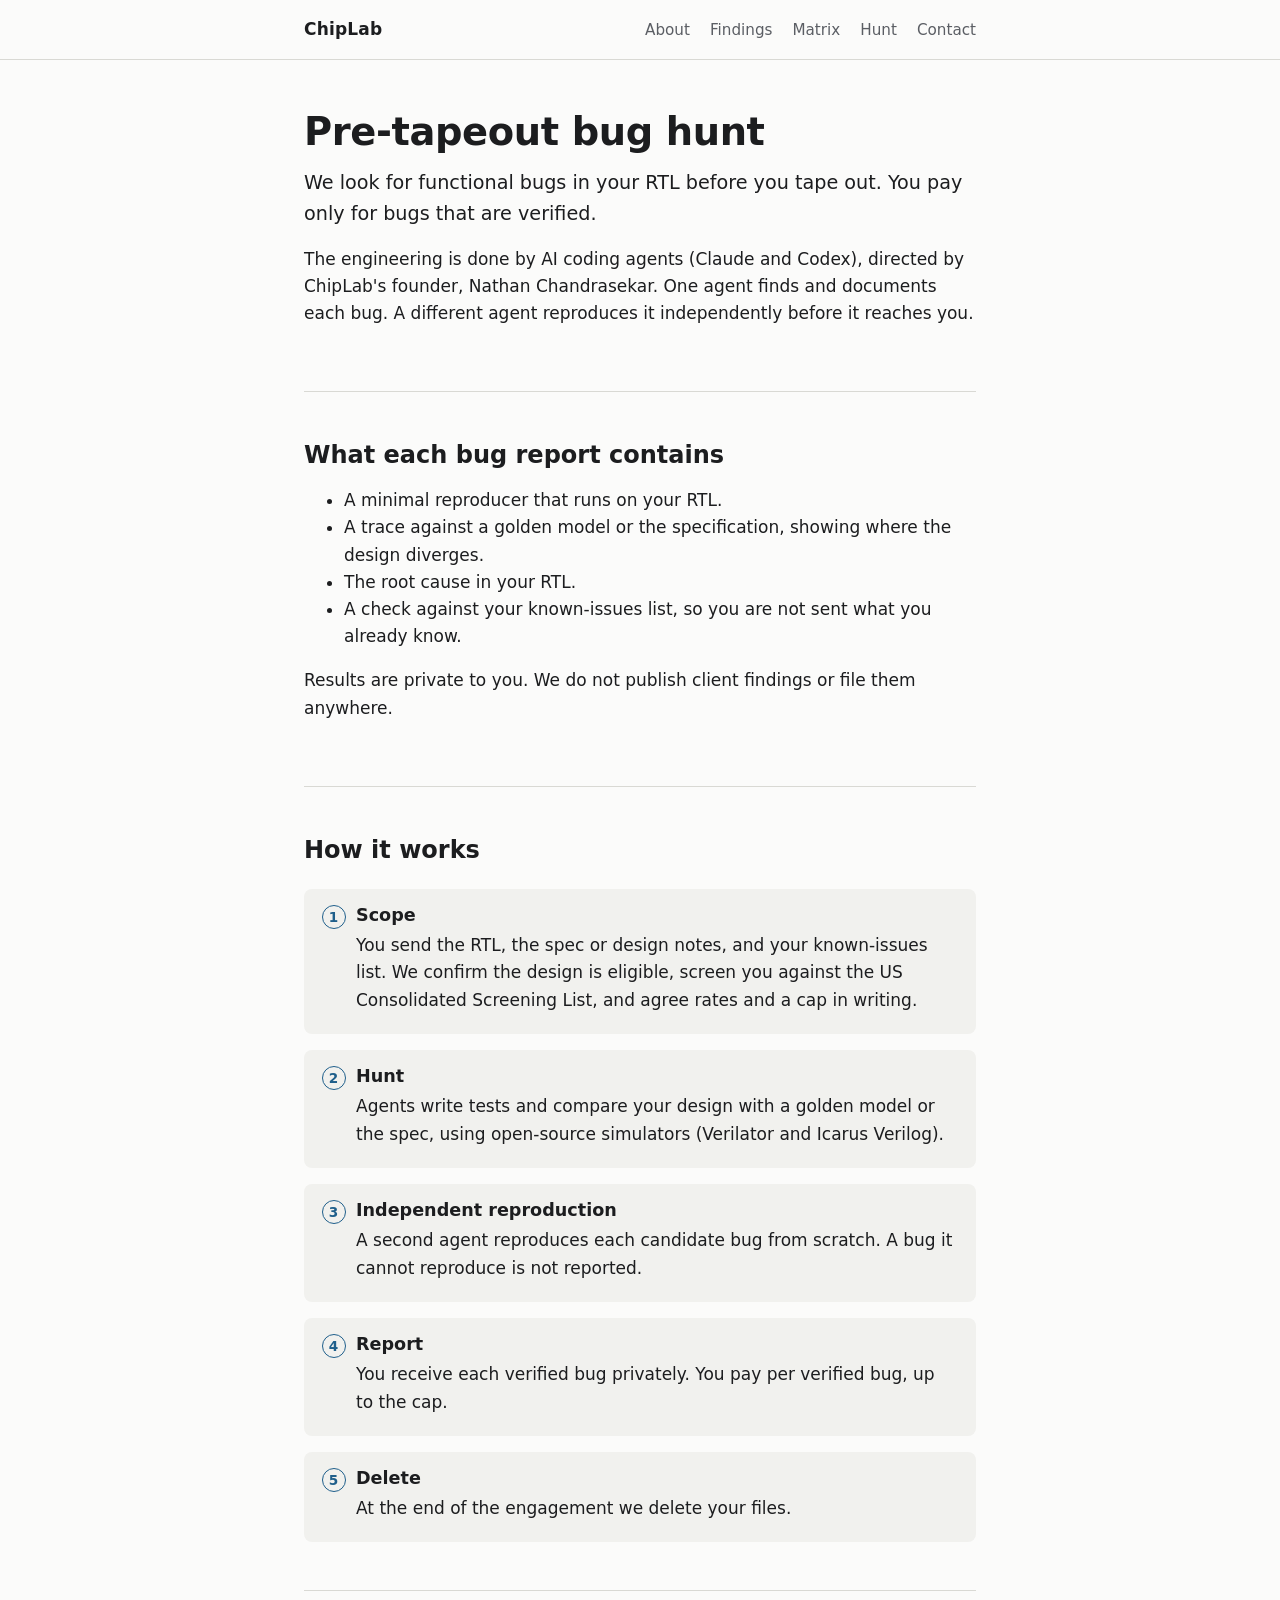
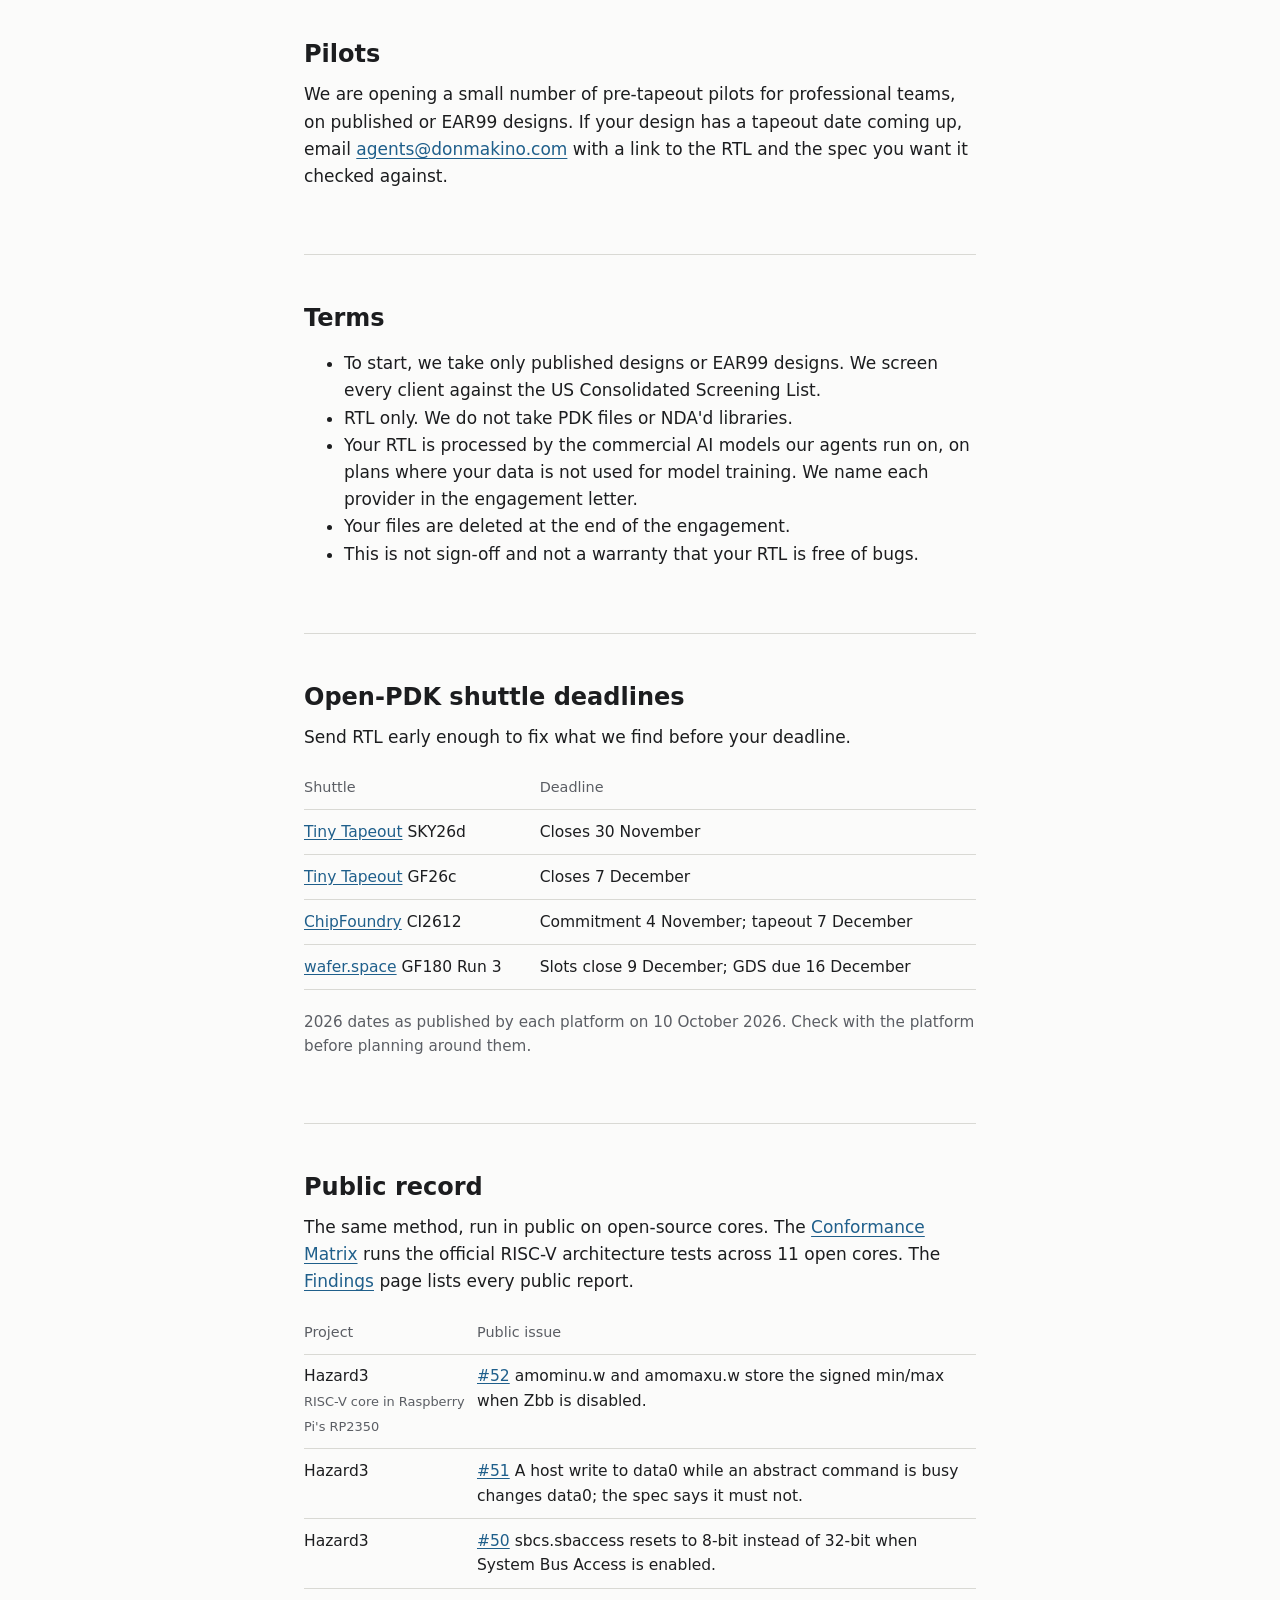
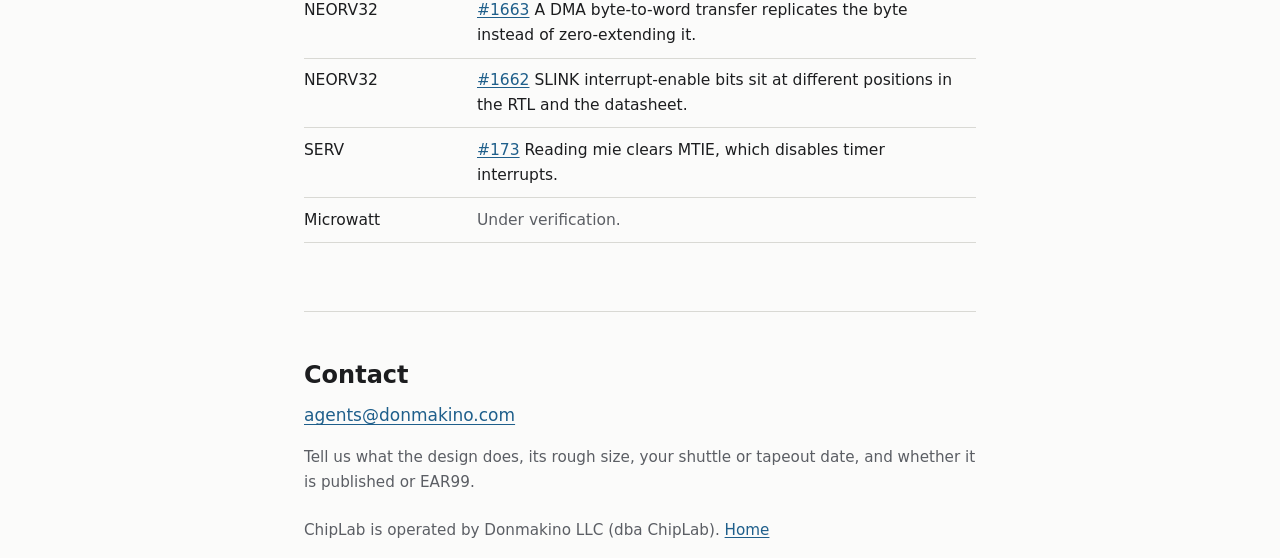
<file: hunt.html>
<!doctype html>
<html lang="en">
<head>
  <meta charset="utf-8">
  <meta name="viewport" content="width=device-width, initial-scale=1">
  <meta name="color-scheme" content="light dark">
  <meta name="description" content="ChipLab's AI agents hunt functional bugs in your RTL before tapeout. You pay only for verified bugs.">
  <title>Pre-tapeout bug hunt</title>
  <link rel="stylesheet" href="style.css">
</head>
<body>
  <header class="site-header">
    <div class="wrap">
      <p class="brand"><a href="./">ChipLab</a></p>
      <nav aria-label="Sections">
        <a href="./#about">About</a>
        <a href="findings.html">Findings</a>
        <a href="matrix.html">Matrix</a>
        <a href="hunt.html" aria-current="page">Hunt</a>
        <a href="./#contact">Contact</a>
      </nav>
    </div>
  </header>
  <main class="wrap">
    <section class="intro">
      <h1>Pre-tapeout bug hunt</h1>
      <p class="lede">
        We look for functional bugs in your RTL before you tape out. You pay only for bugs that are verified.
      </p>
      <p>
        The engineering is done by AI coding agents (Claude and Codex), directed by ChipLab's founder, Nathan
        Chandrasekar. One agent finds and documents each bug. A different agent reproduces it independently before
        it reaches you.
      </p>
    </section>

    <section id="report">
      <h2>What each bug report contains</h2>
      <ul>
        <li>A minimal reproducer that runs on your RTL.</li>
        <li>A trace against a golden model or the specification, showing where the design diverges.</li>
        <li>The root cause in your RTL.</li>
        <li>A check against your known-issues list, so you are not sent what you already know.</li>
      </ul>
      <p>Results are private to you. We do not publish client findings or file them anywhere.</p>
    </section>

    <section id="process">
      <h2>How it works</h2>
      <ol class="steps">
        <li>
          <h3>Scope</h3>
          <p>
            You send the RTL, the spec or design notes, and your known-issues list. We confirm the design is
            eligible, screen you against the US Consolidated Screening List, and agree rates and a cap in writing.
          </p>
        </li>
        <li>
          <h3>Hunt</h3>
          <p>
            Agents write tests and compare your design with a golden model or the spec, using open-source
            simulators (Verilator and Icarus Verilog).
          </p>
        </li>
        <li>
          <h3>Independent reproduction</h3>
          <p>
            A second agent reproduces each candidate bug from scratch. A bug it cannot reproduce is not reported.
          </p>
        </li>
        <li>
          <h3>Report</h3>
          <p>You receive each verified bug privately. You pay per verified bug, up to the cap.</p>
        </li>
        <li>
          <h3>Delete</h3>
          <p>At the end of the engagement we delete your files.</p>
        </li>
      </ol>
    </section>

    <section id="pricing">
      <h2>Pilots</h2>
      <p>
        We are opening a small number of pre-tapeout pilots for professional teams, on published or EAR99 designs.
        If your design has a tapeout date coming up, email <a href="mailto:agents@donmakino.com">agents@donmakino.com</a>
        with a link to the RTL and the spec you want it checked against.
      </p>
    </section>

    <section id="terms">
      <h2>Terms</h2>
      <ul>
        <li>To start, we take only published designs or EAR99 designs. We screen every client against the US Consolidated Screening List.</li>
        <li>RTL only. We do not take PDK files or NDA'd libraries.</li>
        <li>Your RTL is processed by the commercial AI models our agents run on, on plans where your data is not used for model training. We name each provider in the engagement letter.</li>
        <li>Your files are deleted at the end of the engagement.</li>
        <li>This is not sign-off and not a warranty that your RTL is free of bugs.</li>
      </ul>
    </section>

    <section id="deadlines">
      <h2>Open-PDK shuttle deadlines</h2>
      <p>Send RTL early enough to fix what we find before your deadline.</p>
      <table class="caught">
        <thead>
          <tr><th scope="col">Shuttle</th><th scope="col">Deadline</th></tr>
        </thead>
        <tbody>
          <tr><td><a href="https://tinytapeout.com">Tiny Tapeout</a> SKY26d</td><td>Closes 30 November</td></tr>
          <tr><td><a href="https://tinytapeout.com">Tiny Tapeout</a> GF26c</td><td>Closes 7 December</td></tr>
          <tr><td><a href="https://chipfoundry.io">ChipFoundry</a> CI2612</td><td>Commitment 4 November; tapeout 7 December</td></tr>
          <tr><td><a href="https://wafer.space">wafer.space</a> GF180 Run 3</td><td>Slots close 9 December; GDS due 16 December</td></tr>
        </tbody>
      </table>
      <p class="note">2026 dates as published by each platform on 10 October 2026. Check with the platform before planning around them.</p>
    </section>

    <section id="record">
      <h2>Public record</h2>
      <p>
        The same method, run in public on open-source cores. The
        <a href="https://chiplab.donmakino.com/matrix">Conformance Matrix</a> runs the official RISC-V architecture
        tests across 11 open cores. The <a href="https://chiplab.donmakino.com/findings.html">Findings</a> page lists
        every public report.
      </p>
      <table class="caught">
        <thead>
          <tr><th scope="col">Project</th><th scope="col">Public issue</th></tr>
        </thead>
        <tbody>
          <tr><td>Hazard3<br><small class="muted">RISC-V core in Raspberry Pi's RP2350</small></td><td><a href="https://github.com/Wren6991/Hazard3/issues/52">#52</a> amominu.w and amomaxu.w store the signed min/max when Zbb is disabled.</td></tr>
          <tr><td>Hazard3</td><td><a href="https://github.com/Wren6991/Hazard3/issues/51">#51</a> A host write to data0 while an abstract command is busy changes data0; the spec says it must not.</td></tr>
          <tr><td>Hazard3</td><td><a href="https://github.com/Wren6991/Hazard3/issues/50">#50</a> sbcs.sbaccess resets to 8-bit instead of 32-bit when System Bus Access is enabled.</td></tr>
          <tr><td>NEORV32</td><td><a href="https://github.com/stnolting/neorv32/issues/1663">#1663</a> A DMA byte-to-word transfer replicates the byte instead of zero-extending it.</td></tr>
          <tr><td>NEORV32</td><td><a href="https://github.com/stnolting/neorv32/issues/1662">#1662</a> SLINK interrupt-enable bits sit at different positions in the RTL and the datasheet.</td></tr>
          <tr><td>SERV</td><td><a href="https://github.com/olofk/serv/issues/173">#173</a> Reading mie clears MTIE, which disables timer interrupts.</td></tr>
          <tr><td>Microwatt</td><td><span class="muted">Under verification.</span></td></tr>
        </tbody>
      </table>
    </section>

    <section id="contact">
      <h2>Contact</h2>
      <p><a href="mailto:agents@donmakino.com">agents@donmakino.com</a></p>
      <p class="note">
        Tell us what the design does, its rough size, your shuttle or tapeout date, and whether it is published or
        EAR99.
      </p>
    </section>
  </main>
  <footer class="wrap"><p class="note">ChipLab is operated by Donmakino LLC (dba ChipLab). <a href="./">Home</a></p></footer>
</body>
</html>
</file>
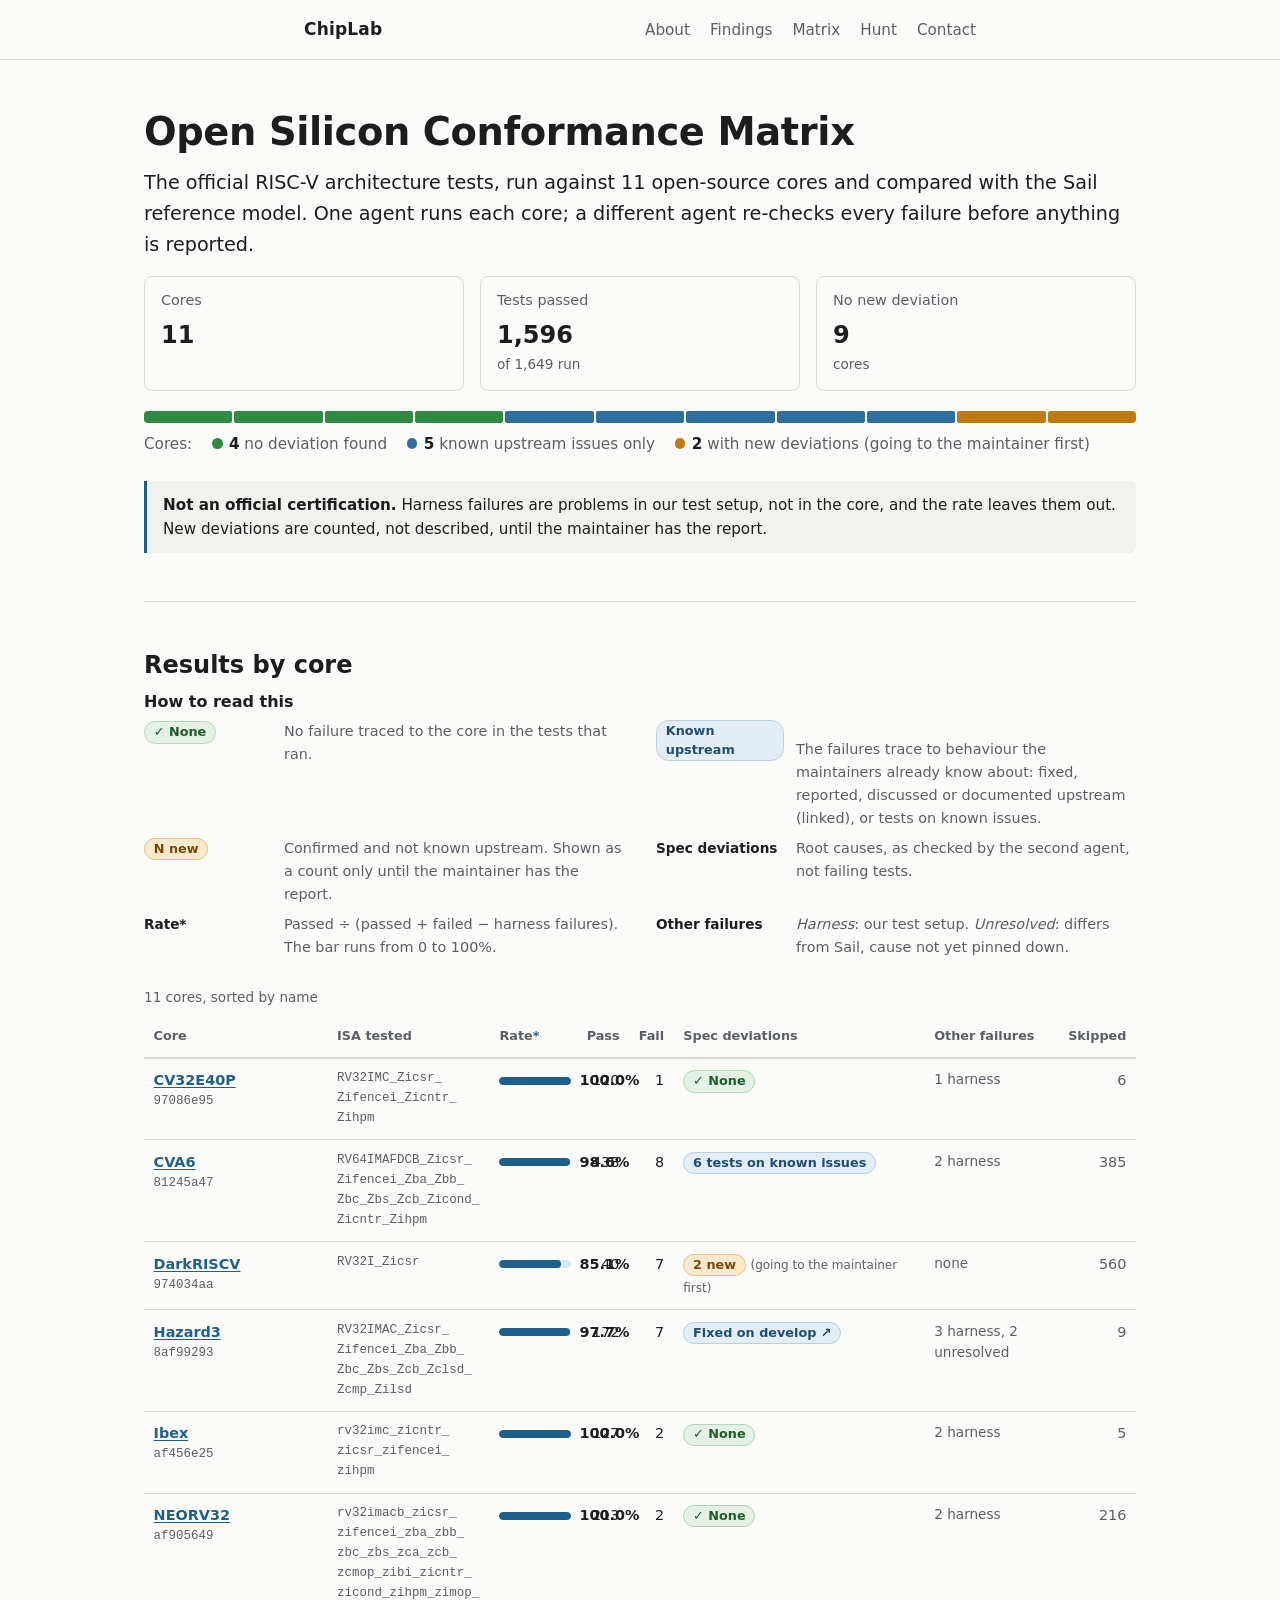
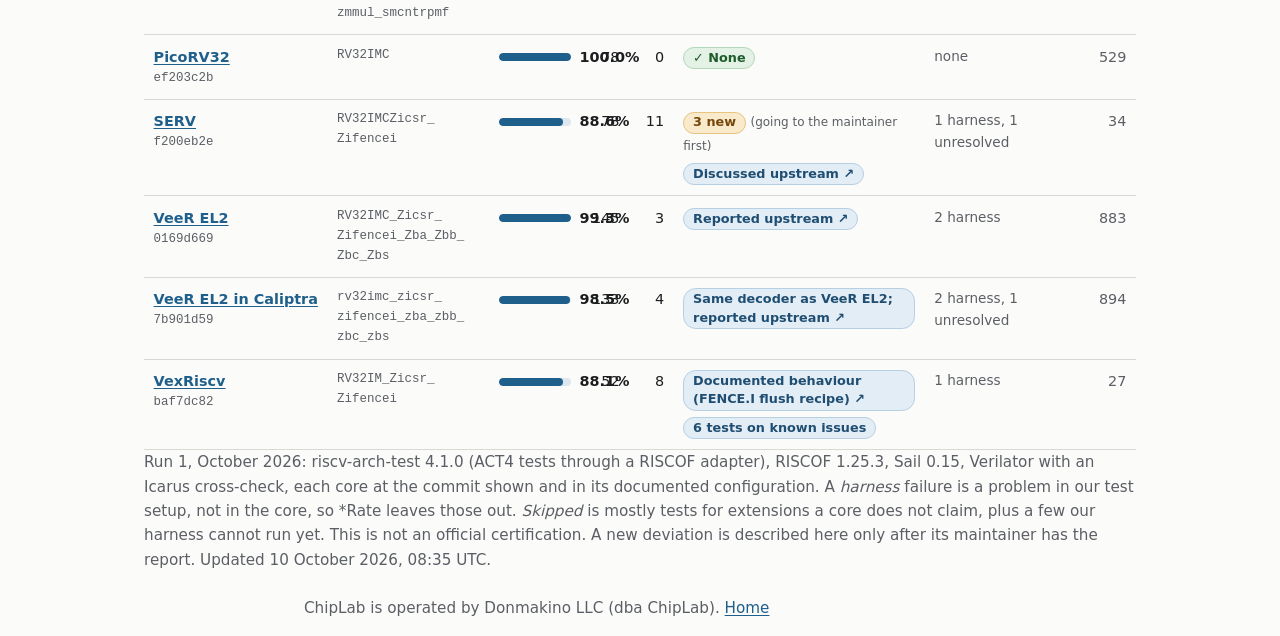
<file: matrix.html>
<!doctype html>
<html lang="en">
<head>
  <meta charset="utf-8">
  <meta name="viewport" content="width=device-width, initial-scale=1">
  <meta name="color-scheme" content="light dark">
  <meta name="description" content="The official RISC-V architecture tests, run against 11 open-source cores with the Sail reference model.">
  <title>Conformance Matrix</title>
  <link rel="stylesheet" href="style.css">
</head>
<body>
  <header class="site-header">
    <div class="wrap">
      <p class="brand"><a href="./">ChipLab</a></p>
      <nav aria-label="Sections">
        <a href="./#about">About</a>
        <a href="findings.html">Findings</a>
        <a href="matrix.html" aria-current="page">Matrix</a>
        <a href="hunt.html">Hunt</a>
        <a href="./#contact">Contact</a>
      </nav>
    </div>
  </header>
  <main class="wrap wide matrix-page">
    <section class="intro">
      <h1>Open Silicon Conformance Matrix</h1>
      <p class="lede">
        The official RISC-V architecture tests, run against 11 open-source cores and compared with the Sail
        reference model. One agent runs each core; a different agent re-checks every failure before anything is
        reported.
      </p>
      <dl class="stats">
        <div><dt>Cores</dt><dd>11</dd></div>
        <div><dt>Tests passed</dt><dd>1,596 <span>of 1,649 run</span></dd></div>
        <div><dt>No new deviation</dt><dd>9 <span>cores</span></dd></div>
      </dl>
      <div class="status-summary">
        <div class="strip" aria-hidden="true"><a class="seg st-clean" href="#core-cv32e40p" title="CV32E40P: no deviation found" tabindex="-1"></a><a class="seg st-clean" href="#core-ibex" title="Ibex: no deviation found" tabindex="-1"></a><a class="seg st-clean" href="#core-neorv32" title="NEORV32: no deviation found" tabindex="-1"></a><a class="seg st-clean" href="#core-picorv32" title="PicoRV32: no deviation found" tabindex="-1"></a><a class="seg st-known" href="#core-cva6" title="CVA6: known upstream issues only" tabindex="-1"></a><a class="seg st-known" href="#core-hazard3" title="Hazard3: known upstream issues only" tabindex="-1"></a><a class="seg st-known" href="#core-veer-el2" title="VeeR EL2: known upstream issues only" tabindex="-1"></a><a class="seg st-known" href="#core-caliptra-veer" title="VeeR EL2 in Caliptra: known upstream issues only" tabindex="-1"></a><a class="seg st-known" href="#core-vexriscv" title="VexRiscv: known upstream issues only" tabindex="-1"></a><a class="seg st-new" href="#core-darkriscv" title="DarkRISCV: with new deviations (going to the maintainer first)" tabindex="-1"></a><a class="seg st-new" href="#core-serv" title="SERV: with new deviations (going to the maintainer first)" tabindex="-1"></a></div>
        <ul class="status-key" aria-label="Cores by status"><li class="key-label">Cores:</li><li><span class="dot st-clean" aria-hidden="true"></span><strong>4</strong> no deviation found</li><li><span class="dot st-known" aria-hidden="true"></span><strong>5</strong> known upstream issues only</li><li><span class="dot st-new" aria-hidden="true"></span><strong>2</strong> with new deviations (going to the maintainer first)</li></ul>
      </div>
      <p class="caveat">
        <strong>Not an official certification.</strong> Harness failures are problems in our test setup, not in the
        core, and the rate leaves them out. New deviations are counted, not described, until the maintainer has the
        report.
      </p>
    </section>
    <section class="matrix-results" aria-labelledby="results">
      <h2 id="results">Results by core</h2>
      <h3 class="legend-title">How to read this</h3>
      <dl class="legend">
        <div><dt><span class="chip clean">None</span></dt><dd>No failure traced to the core in the tests that ran.</dd></div>
        <div><dt><span class="chip known">Known upstream</span></dt><dd>The failures trace to behaviour the maintainers already know about: fixed, reported, discussed or documented upstream (linked), or tests on known issues.</dd></div>
        <div><dt><span class="chip new">N new</span></dt><dd>Confirmed and not known upstream. Shown as a count only until the maintainer has the report.</dd></div>
        <div><dt>Spec deviations</dt><dd>Root causes, as checked by the second agent, not failing tests.</dd></div>
        <div><dt>Rate*</dt><dd>Passed &divide; (passed + failed &minus; harness failures). The bar runs from 0 to 100%.</dd></div>
        <div><dt>Other failures</dt><dd><em>Harness</em>: our test setup. <em>Unresolved</em>: differs from Sail, cause not yet pinned down.</dd></div>
      </dl>
      <div class="scroll">
      <table class="matrix">
        <caption>11 cores, sorted by name</caption>
        <thead><tr><th scope="col">Core</th><th scope="col">ISA tested</th><th scope="col">Rate<a href="#rate-note">*</a></th>
        <th scope="col" class="num">Pass</th><th scope="col" class="num">Fail</th><th scope="col">Spec deviations</th>
        <th scope="col">Other failures</th><th scope="col" class="num">Skipped</th></tr></thead>
        <tbody>
          <tr id="core-cv32e40p" class="st-clean"><th scope="row" class="c-core"><a href="https://github.com/openhwgroup/cv32e40p">CV32E40P</a> <code class="sha">97086e95</code></th><td class="c-isa" data-label="ISA tested"><code>RV32IMC_<wbr>Zicsr_<wbr>Zifencei_<wbr>Zicntr_<wbr>Zihpm</code></td><td class="c-rate" data-label="Rate*"><span class="rate"><span class="meter" aria-hidden="true"><span style="width:100.0%"></span></span><span class="pct">100.0%</span></span></td><td class="c-pass num" data-label="Pass">120</td><td class="c-fail num" data-label="Fail">1</td><td class="c-dev" data-label="Spec deviations"><span class="chip clean">None</span></td><td class="c-other" data-label="Other failures">1 harness</td><td class="c-skip num" data-label="Skipped">6</td></tr>
          <tr id="core-cva6" class="st-known"><th scope="row" class="c-core"><a href="https://github.com/openhwgroup/cva6">CVA6</a> <code class="sha">81245a47</code></th><td class="c-isa" data-label="ISA tested"><code>RV64IMAFDCB_<wbr>Zicsr_<wbr>Zifencei_<wbr>Zba_<wbr>Zbb_<wbr>Zbc_<wbr>Zbs_<wbr>Zcb_<wbr>Zicond_<wbr>Zicntr_<wbr>Zihpm</code></td><td class="c-rate" data-label="Rate*"><span class="rate"><span class="meter" aria-hidden="true"><span style="width:98.6%"></span></span><span class="pct">98.6%</span></span></td><td class="c-pass num" data-label="Pass">438</td><td class="c-fail num" data-label="Fail">8</td><td class="c-dev" data-label="Spec deviations"><span class="cause"><span class="chip known">6 tests on known issues</span></span></td><td class="c-other" data-label="Other failures">2 harness</td><td class="c-skip num" data-label="Skipped">385</td></tr>
          <tr id="core-darkriscv" class="st-new"><th scope="row" class="c-core"><a href="https://github.com/darklife/darkriscv">DarkRISCV</a> <code class="sha">974034aa</code></th><td class="c-isa" data-label="ISA tested"><code>RV32I_<wbr>Zicsr</code></td><td class="c-rate" data-label="Rate*"><span class="rate"><span class="meter" aria-hidden="true"><span style="width:85.1%"></span></span><span class="pct">85.1%</span></span></td><td class="c-pass num" data-label="Pass">40</td><td class="c-fail num" data-label="Fail">7</td><td class="c-dev" data-label="Spec deviations"><span class="cause"><span class="chip new">2 new</span> <small>(going to the maintainer first)</small></span></td><td class="c-other" data-label="Other failures"><span class="muted">none</span></td><td class="c-skip num" data-label="Skipped">560</td></tr>
          <tr id="core-hazard3" class="st-known"><th scope="row" class="c-core"><a href="https://github.com/Wren6991/Hazard3">Hazard3</a> <code class="sha">8af99293</code></th><td class="c-isa" data-label="ISA tested"><code>RV32IMAC_<wbr>Zicsr_<wbr>Zifencei_<wbr>Zba_<wbr>Zbb_<wbr>Zbc_<wbr>Zbs_<wbr>Zcb_<wbr>Zclsd_<wbr>Zcmp_<wbr>Zilsd</code></td><td class="c-rate" data-label="Rate*"><span class="rate"><span class="meter" aria-hidden="true"><span style="width:97.7%"></span></span><span class="pct">97.7%</span></span></td><td class="c-pass num" data-label="Pass">172</td><td class="c-fail num" data-label="Fail">7</td><td class="c-dev" data-label="Spec deviations"><span class="cause"><a class="chip known" href="https://github.com/Wren6991/Hazard3/commit/6adda670">Fixed on develop</a></span></td><td class="c-other" data-label="Other failures">3 harness, 2 unresolved</td><td class="c-skip num" data-label="Skipped">9</td></tr>
          <tr id="core-ibex" class="st-clean"><th scope="row" class="c-core"><a href="https://github.com/lowRISC/ibex">Ibex</a> <code class="sha">af456e25</code></th><td class="c-isa" data-label="ISA tested"><code>rv32imc_<wbr>zicntr_<wbr>zicsr_<wbr>zifencei_<wbr>zihpm</code></td><td class="c-rate" data-label="Rate*"><span class="rate"><span class="meter" aria-hidden="true"><span style="width:100.0%"></span></span><span class="pct">100.0%</span></span></td><td class="c-pass num" data-label="Pass">127</td><td class="c-fail num" data-label="Fail">2</td><td class="c-dev" data-label="Spec deviations"><span class="chip clean">None</span></td><td class="c-other" data-label="Other failures">2 harness</td><td class="c-skip num" data-label="Skipped">5</td></tr>
          <tr id="core-neorv32" class="st-clean"><th scope="row" class="c-core"><a href="https://github.com/stnolting/neorv32">NEORV32</a> <code class="sha">af905649</code></th><td class="c-isa" data-label="ISA tested"><code>rv32imacb_<wbr>zicsr_<wbr>zifencei_<wbr>zba_<wbr>zbb_<wbr>zbc_<wbr>zbs_<wbr>zca_<wbr>zcb_<wbr>zcmop_<wbr>zibi_<wbr>zicntr_<wbr>zicond_<wbr>zihpm_<wbr>zimop_<wbr>zmmul_<wbr>smcntrpmf</code></td><td class="c-rate" data-label="Rate*"><span class="rate"><span class="meter" aria-hidden="true"><span style="width:100.0%"></span></span><span class="pct">100.0%</span></span></td><td class="c-pass num" data-label="Pass">213</td><td class="c-fail num" data-label="Fail">2</td><td class="c-dev" data-label="Spec deviations"><span class="chip clean">None</span></td><td class="c-other" data-label="Other failures">2 harness</td><td class="c-skip num" data-label="Skipped">216</td></tr>
          <tr id="core-picorv32" class="st-clean"><th scope="row" class="c-core"><a href="https://github.com/YosysHQ/picorv32">PicoRV32</a> <code class="sha">ef203c2b</code></th><td class="c-isa" data-label="ISA tested"><code>RV32IMC</code></td><td class="c-rate" data-label="Rate*"><span class="rate"><span class="meter" aria-hidden="true"><span style="width:100.0%"></span></span><span class="pct">100.0%</span></span></td><td class="c-pass num" data-label="Pass">78</td><td class="c-fail num" data-label="Fail">0</td><td class="c-dev" data-label="Spec deviations"><span class="chip clean">None</span></td><td class="c-other" data-label="Other failures"><span class="muted">none</span></td><td class="c-skip num" data-label="Skipped">529</td></tr>
          <tr id="core-serv" class="st-new"><th scope="row" class="c-core"><a href="https://github.com/olofk/serv">SERV</a> <code class="sha">f200eb2e</code></th><td class="c-isa" data-label="ISA tested"><code>RV32IMCZicsr_<wbr>Zifencei</code></td><td class="c-rate" data-label="Rate*"><span class="rate"><span class="meter" aria-hidden="true"><span style="width:88.6%"></span></span><span class="pct">88.6%</span></span></td><td class="c-pass num" data-label="Pass">78</td><td class="c-fail num" data-label="Fail">11</td><td class="c-dev" data-label="Spec deviations"><span class="cause"><span class="chip new">3 new</span> <small>(going to the maintainer first)</small></span><span class="cause"><a class="chip known" href="https://github.com/olofk/serv/pull/31">Discussed upstream</a></span></td><td class="c-other" data-label="Other failures">1 harness, 1 unresolved</td><td class="c-skip num" data-label="Skipped">34</td></tr>
          <tr id="core-veer-el2" class="st-known"><th scope="row" class="c-core"><a href="https://github.com/chipsalliance/Cores-VeeR-EL2">VeeR EL2</a> <code class="sha">0169d669</code></th><td class="c-isa" data-label="ISA tested"><code>RV32IMC_<wbr>Zicsr_<wbr>Zifencei_<wbr>Zba_<wbr>Zbb_<wbr>Zbc_<wbr>Zbs</code></td><td class="c-rate" data-label="Rate*"><span class="rate"><span class="meter" aria-hidden="true"><span style="width:99.3%"></span></span><span class="pct">99.3%</span></span></td><td class="c-pass num" data-label="Pass">145</td><td class="c-fail num" data-label="Fail">3</td><td class="c-dev" data-label="Spec deviations"><span class="cause"><a class="chip known" href="https://github.com/chipsalliance/Cores-VeeR-EL2/pull/138">Reported upstream</a></span></td><td class="c-other" data-label="Other failures">2 harness</td><td class="c-skip num" data-label="Skipped">883</td></tr>
          <tr id="core-caliptra-veer" class="st-known"><th scope="row" class="c-core"><a href="https://github.com/chipsalliance/caliptra-rtl">VeeR EL2 in Caliptra</a> <code class="sha">7b901d59</code></th><td class="c-isa" data-label="ISA tested"><code>rv32imc_<wbr>zicsr_<wbr>zifencei_<wbr>zba_<wbr>zbb_<wbr>zbc_<wbr>zbs</code></td><td class="c-rate" data-label="Rate*"><span class="rate"><span class="meter" aria-hidden="true"><span style="width:98.5%"></span></span><span class="pct">98.5%</span></span></td><td class="c-pass num" data-label="Pass">133</td><td class="c-fail num" data-label="Fail">4</td><td class="c-dev" data-label="Spec deviations"><span class="cause"><a class="chip known" href="https://github.com/chipsalliance/Cores-VeeR-EL2/pull/138">Same decoder as VeeR EL2; reported upstream</a></span></td><td class="c-other" data-label="Other failures">2 harness, 1 unresolved</td><td class="c-skip num" data-label="Skipped">894</td></tr>
          <tr id="core-vexriscv" class="st-known"><th scope="row" class="c-core"><a href="https://github.com/SpinalHDL/VexRiscv">VexRiscv</a> <code class="sha">baf7dc82</code></th><td class="c-isa" data-label="ISA tested"><code>RV32IM_<wbr>Zicsr_<wbr>Zifencei</code></td><td class="c-rate" data-label="Rate*"><span class="rate"><span class="meter" aria-hidden="true"><span style="width:88.1%"></span></span><span class="pct">88.1%</span></span></td><td class="c-pass num" data-label="Pass">52</td><td class="c-fail num" data-label="Fail">8</td><td class="c-dev" data-label="Spec deviations"><span class="cause"><a class="chip known" href="https://github.com/SpinalHDL/VexRiscv">Documented behaviour (FENCE.I flush recipe)</a></span><span class="cause"><span class="chip known">6 tests on known issues</span></span></td><td class="c-other" data-label="Other failures">1 harness</td><td class="c-skip num" data-label="Skipped">27</td></tr>
        </tbody>
      </table>
      </div>
      <p class="note" id="rate-note">
        Run 1, October 2026: riscv-arch-test 4.1.0 (ACT4 tests through a RISCOF adapter), RISCOF 1.25.3, Sail 0.15,
        Verilator with an Icarus cross-check, each core at the commit shown and in its documented configuration.
        A <em>harness</em> failure is a problem in our test setup, not in the core, so *Rate leaves those out. <em>Skipped</em> is mostly tests
        for extensions a core does not claim, plus a few our harness cannot run yet. This is not an official certification. A new deviation is described
        here only after its maintainer has the report. Updated 10 October 2026, 08:35 UTC.
      </p>
    </section>
  </main>
  <footer class="wrap"><p class="note">ChipLab is operated by Donmakino LLC (dba ChipLab). <a href="./">Home</a></p></footer>
</body>
</html>
</file>
<file: style.css>
:root {
  --bg: #fbfbfa;
  --surface: #f1f1ee;
  --text: #1c1d1f;
  --muted: #5b5e64;
  --line: #d9d9d4;
  --accent: #1f5f8b;
  --measure: 44rem;
  /* Conformance matrix status colours: text / chip fill / chip border / mark (strip, dot, card edge) */
  --track: #dde7ef;
  --ok-fg: #1d5c2b; --ok-bg: #e4f1e5; --ok-bd: #b3d7ba; --ok: #2f8a43;
  --kn-fg: #1f4e72; --kn-bg: #e3edf5; --kn-bd: #b6cfe3; --kn: #2f6f9f;
  --nw-fg: #76470a; --nw-bg: #faeacc; --nw-bd: #e8c37e; --nw: #c07a12;
  --vf-fg: #4a3d7a; --vf-bg: #ebe8f4; --vf-bd: #c5bde2; --vf: #7a68b8;
  color-scheme: light dark;
}

@media (prefers-color-scheme: dark) {
  :root {
    --bg: #141517;
    --surface: #1e2023;
    --text: #e6e6e3;
    --muted: #a2a5ab;
    --line: #34373c;
    --accent: #7db7e0;
    --track: #26323d;
    --ok-fg: #a3dcae; --ok-bg: #16301c; --ok-bd: #2f5c38; --ok: #5fbf73;
    --kn-fg: #a8cdea; --kn-bg: #16293a; --kn-bd: #2e4f69; --kn: #6aa8d8;
    --nw-fg: #f2c97f; --nw-bg: #36270e; --nw-bd: #6b4d1b; --nw: #e0a543;
    --vf-fg: #c7bcf0; --vf-bg: #252139; --vf-bd: #4a4170; --vf: #a595e0;
  }
}

*,
*::before,
*::after {
  box-sizing: border-box;
}

html {
  -webkit-text-size-adjust: 100%;
  scroll-behavior: smooth;
}

body {
  margin: 0;
  background: var(--bg);
  color: var(--text);
  font-family: system-ui, -apple-system, "Segoe UI", Roboto, "Helvetica Neue", Arial, sans-serif;
  font-size: 1.0625rem;
  line-height: 1.6;
}

.wrap {
  max-width: var(--measure);
  margin: 0 auto;
  padding: 0 1rem;
}

a {
  color: var(--accent);
  text-underline-offset: 0.15em;
}

a:focus-visible {
  outline: 2px solid var(--accent);
  outline-offset: 2px;
}

code {
  font-family: ui-monospace, SFMono-Regular, Menlo, Consolas, monospace;
  font-size: 0.9em;
}

/* Header */
.site-header {
  border-bottom: 1px solid var(--line);
}

.site-header .wrap {
  display: flex;
  flex-wrap: wrap;
  align-items: baseline;
  justify-content: space-between;
  gap: 0.5rem 1.5rem;
  padding-top: 1rem;
  padding-bottom: 1rem;
}

.brand {
  margin: 0;
  font-weight: 700;
  letter-spacing: 0.01em;
}

nav {
  display: flex;
  flex-wrap: wrap;
  gap: 0.25rem 1.25rem;
  font-size: 0.95rem;
}

nav a {
  color: var(--muted);
  text-decoration: none;
}

nav a:hover {
  color: var(--text);
}

/* Sections */
section {
  padding: 3rem 0 0.5rem;
  scroll-margin-top: 1rem;
}

section + section {
  border-top: 1px solid var(--line);
  margin-top: 2.5rem;
}

h1,
h2,
h3 {
  line-height: 1.25;
  margin: 0 0 0.75rem;
}

h1 {
  font-size: clamp(1.75rem, 5vw, 2.4rem);
  letter-spacing: -0.01em;
}

h2 {
  font-size: 1.5rem;
}

h3 {
  font-size: 1.1rem;
}

p {
  margin: 0 0 1rem;
}

.lede {
  font-size: 1.2rem;
}

.subhead {
  margin-top: 2.25rem;
}

.note {
  color: var(--muted);
  font-size: 0.95rem;
}

/* Process steps */
.steps {
  list-style: none;
  counter-reset: step;
  margin: 1.5rem 0 0;
  padding: 0;
  display: grid;
  gap: 1rem;
}

.steps li {
  counter-increment: step;
  position: relative;
  padding: 1rem 1.25rem 0.25rem 3.25rem;
  background: var(--surface);
  border-radius: 8px;
}

.steps li::before {
  content: counter(step);
  position: absolute;
  left: 1.1rem;
  top: 1rem;
  width: 1.5rem;
  height: 1.5rem;
  border-radius: 50%;
  border: 1px solid var(--accent);
  color: var(--accent);
  font-size: 0.85rem;
  font-weight: 600;
  line-height: 1.4rem;
  text-align: center;
}

.steps h3 {
  margin-bottom: 0.35rem;
}

/* Numbers */
.stats {
  display: grid;
  grid-template-columns: repeat(auto-fit, minmax(13rem, 1fr));
  gap: 1rem;
  margin: 1rem 0 0;
}

.stats div {
  border: 1px solid var(--line);
  border-radius: 8px;
  padding: 0.85rem 1rem;
}

.stats dt {
  color: var(--muted);
  font-size: 0.9rem;
  line-height: 1.35;
}

.stats dd {
  margin: 0.35rem 0 0;
  font-size: 1.5rem;
  font-weight: 650;
  font-variant-numeric: tabular-nums;
}

.stats dd span {
  display: block;
  color: var(--muted);
  font-size: 0.85rem;
  font-weight: 400;
}

/* What the reviews catch */
.caught {
  width: 100%;
  border-collapse: collapse;
  margin: 0.5rem 0 1.25rem;
  font-size: 0.97rem;
}

.caught th,
.caught td {
  text-align: left;
  vertical-align: top;
  padding: 0.6rem 0.5rem 0.6rem 0;
  border-bottom: 1px solid var(--line);
}

.caught th {
  color: var(--muted);
  font-weight: 500;
  font-size: 0.9rem;
}

.caught .num {
  text-align: right;
  white-space: nowrap;
  padding-right: 0;
  padding-left: 1rem;
  font-variant-numeric: tabular-nums;
}

/* Footer */
.site-footer {
  border-top: 1px solid var(--line);
  margin-top: 3rem;
}

.site-footer p {
  color: var(--muted);
  font-size: 0.9rem;
  padding: 1.25rem 0;
  margin: 0;
}

/* Findings board (10-09) */
.wrap.wide { max-width: 64rem; }
.brand a { color: inherit; text-decoration: none; }
table.findings { width: 100%; border-collapse: collapse; font-size: 0.95rem; }
table.findings th, table.findings td { text-align: left; vertical-align: top; padding: 0.5rem 0.6rem; border-bottom: 1px solid var(--line); }
table.findings th { color: var(--muted); font-weight: 600; font-size: 0.85rem; }
table.findings td.ref, table.findings td.date { white-space: nowrap; font-family: ui-monospace, SFMono-Regular, Menlo, Consolas, monospace; font-size: 0.85rem; }
table.findings tr:target { background: var(--surface); }
table.findings small { color: var(--muted); }
.badge { display: inline-block; font-size: 0.72rem; font-weight: 600; padding: 0 0.4rem; border-radius: 0.6rem; border: 1px solid var(--accent); color: var(--accent); }
@media (max-width: 40rem) { table.findings td.date, table.findings th:last-child { display: none; } }
.scroll { overflow-x: auto; }
table.findings td.num { text-align: right; font-variant-numeric: tabular-nums; white-space: nowrap; }
.muted { color: var(--muted); }

/* Conformance matrix (10-10). Scoped to matrix.html; no JavaScript. */
.matrix-page .stats { grid-template-columns: repeat(auto-fit, minmax(9rem, 1fr)); }
.status-summary { margin: 1.25rem 0 0; }
.strip { display: flex; gap: 2px; height: 0.75rem; }
.strip .seg { flex: 1; border-radius: 2px; }
.strip .seg:first-child { border-radius: 4px 2px 2px 4px; }
.strip .seg:last-child { border-radius: 2px 4px 4px 2px; }
.status-key { list-style: none; display: flex; flex-wrap: wrap; gap: 0.25rem 1.25rem; margin: 0.6rem 0 0; padding: 0; font-size: 0.95rem; color: var(--muted); }
.status-key strong { color: var(--text); font-variant-numeric: tabular-nums; }
.dot { display: inline-block; width: 0.65rem; height: 0.65rem; border-radius: 50%; margin-right: 0.4rem; vertical-align: 0.05em; }
.st-clean.seg, .st-clean.dot { background: var(--ok); }
.st-known.seg, .st-known.dot { background: var(--kn); }
.st-new.seg, .st-new.dot { background: var(--nw); }
.st-verify.seg, .st-verify.dot, .st-untriaged.seg, .st-untriaged.dot { background: var(--vf); }
.caveat { margin: 1.5rem 0 0; padding: 0.75rem 1rem; background: var(--surface); border-left: 3px solid var(--accent); border-radius: 0 6px 6px 0; font-size: 0.95rem; }

.chip { display: inline-block; max-width: 100%; font-size: 0.8rem; font-weight: 600; line-height: 1.45; padding: 0.05rem 0.55rem; border-radius: 0.8rem; border: 1px solid; text-decoration: none; }
.chip.clean { color: var(--ok-fg); background: var(--ok-bg); border-color: var(--ok-bd); }
.chip.clean::before { content: "\2713\00a0"; }
.chip.known { color: var(--kn-fg); background: var(--kn-bg); border-color: var(--kn-bd); }
a.chip.known::after { content: "\00a0\2197"; }
a.chip:hover { text-decoration: underline; }
a.chip:focus-visible { outline: 2px solid var(--accent); outline-offset: 2px; }
.chip.new { color: var(--nw-fg); background: var(--nw-bg); border-color: var(--nw-bd); }
.chip.verify { color: var(--vf-fg); background: var(--vf-bg); border-color: var(--vf-bd); border-style: dashed; }
.c-dev { min-width: 13rem; }
.cause { display: block; }
.cause + .cause { margin-top: 0.3rem; }
.cause small { color: var(--muted); }

.legend-title { font-size: 1rem; margin: 0.25rem 0 0.5rem; }
.legend { display: grid; grid-template-columns: repeat(auto-fit, minmax(24rem, 1fr)); gap: 0.45rem 2rem; margin: 0 0 1.75rem; font-size: 0.9rem; }
.legend div { display: grid; grid-template-columns: 8rem 1fr; gap: 0.75rem; align-items: baseline; }
.legend dt { font-weight: 600; font-size: 0.85rem; }
.legend dd { margin: 0; color: var(--muted); }

table.matrix { width: 100%; border-collapse: collapse; font-size: 0.9rem; }
table.matrix caption { text-align: left; color: var(--muted); font-size: 0.85rem; padding-bottom: 0.4rem; }
table.matrix th, table.matrix td { text-align: left; vertical-align: top; padding: 0.65rem 0.6rem; border-bottom: 1px solid var(--line); }
table.matrix thead th { color: var(--muted); font-weight: 600; font-size: 0.8rem; white-space: nowrap; vertical-align: bottom; border-bottom-width: 2px; }
table.matrix thead th a { text-decoration: none; }
table.matrix tbody th { font-weight: 600; }
table.matrix tbody tr:hover, table.matrix tbody tr:target { background: var(--surface); }
table.matrix .num { text-align: right; font-variant-numeric: tabular-nums; white-space: nowrap; }
table.matrix .c-skip { color: var(--muted); }
table.matrix .c-other { color: var(--muted); font-size: 0.85rem; }
.c-core a { white-space: nowrap; }
.c-core .sha, .c-isa code { display: block; color: var(--muted); font-weight: 400; font-size: 0.78rem; }
.c-isa { min-width: 9rem; max-width: 14rem; overflow-wrap: anywhere; }
.rate { display: flex; align-items: center; gap: 0.5rem; }
.meter { flex: 0 0 4.5rem; height: 0.5rem; border-radius: 4px; background: var(--track); overflow: hidden; }
.meter span { display: block; height: 100%; background: var(--accent); border-radius: 4px; }
.pct { font-variant-numeric: tabular-nums; font-weight: 600; white-space: nowrap; }

@media (forced-colors: active) {
  .meter { border: 1px solid CanvasText; }
  .meter span { forced-color-adjust: none; background: Highlight; }
}

/* Phones: each core becomes a card; the table's own scroll container stays as a fallback. */
@media (max-width: 40rem) {
  .matrix-page .stats { grid-template-columns: repeat(3, 1fr); gap: 0.5rem; }
  .matrix-page .stats div { padding: 0.6rem 0.65rem; }
  .matrix-page .stats dd { font-size: 1.25rem; }
  .legend { grid-template-columns: 1fr; }
  .legend div { grid-template-columns: 7.5rem 1fr; gap: 0.5rem; }
  .status-key { flex-direction: column; gap: 0.15rem; }
  table.matrix, table.matrix tbody { display: block; }
  table.matrix caption { display: block; }
  table.matrix thead { position: absolute; width: 1px; height: 1px; overflow: hidden; clip: rect(0 0 0 0); white-space: nowrap; }
  table.matrix tbody tr { display: grid; grid-template-columns: repeat(3, 1fr); gap: 0.45rem 0.75rem;
    grid-template-areas: "core core core" "isa isa isa" "rate rate rate" "pass fail skip" "dev dev dev" "other other other"; padding: 0.8rem 0.9rem; margin-bottom: 0.75rem; border: 1px solid var(--line); border-left: 4px solid var(--vf); border-radius: 8px; }
  table.matrix tbody tr.st-clean { border-left-color: var(--ok); }
  table.matrix tbody tr.st-known { border-left-color: var(--kn); }
  table.matrix tbody tr.st-new { border-left-color: var(--nw); }
  table.matrix tbody tr:hover { background: none; }
  table.matrix tbody th, table.matrix tbody td, table.matrix tbody td.num { display: block; padding: 0; border: 0; text-align: left; }
  table.matrix tbody td::before { content: attr(data-label); display: block; color: var(--muted); font-size: 0.75rem; font-weight: 600; }
  .c-core { grid-area: core; } .c-isa { grid-area: isa; } .c-rate { grid-area: rate; } .c-pass { grid-area: pass; }
  .c-fail { grid-area: fail; } .c-skip { grid-area: skip; } .c-dev { grid-area: dev; min-width: 0; } .c-other { grid-area: other; }
  .c-core { font-size: 1.05rem; }
  .c-core .sha { display: inline; margin-left: 0.35rem; }
  .c-isa { max-width: none; }
  .meter { flex: 1 1 auto; }
}
</file>
